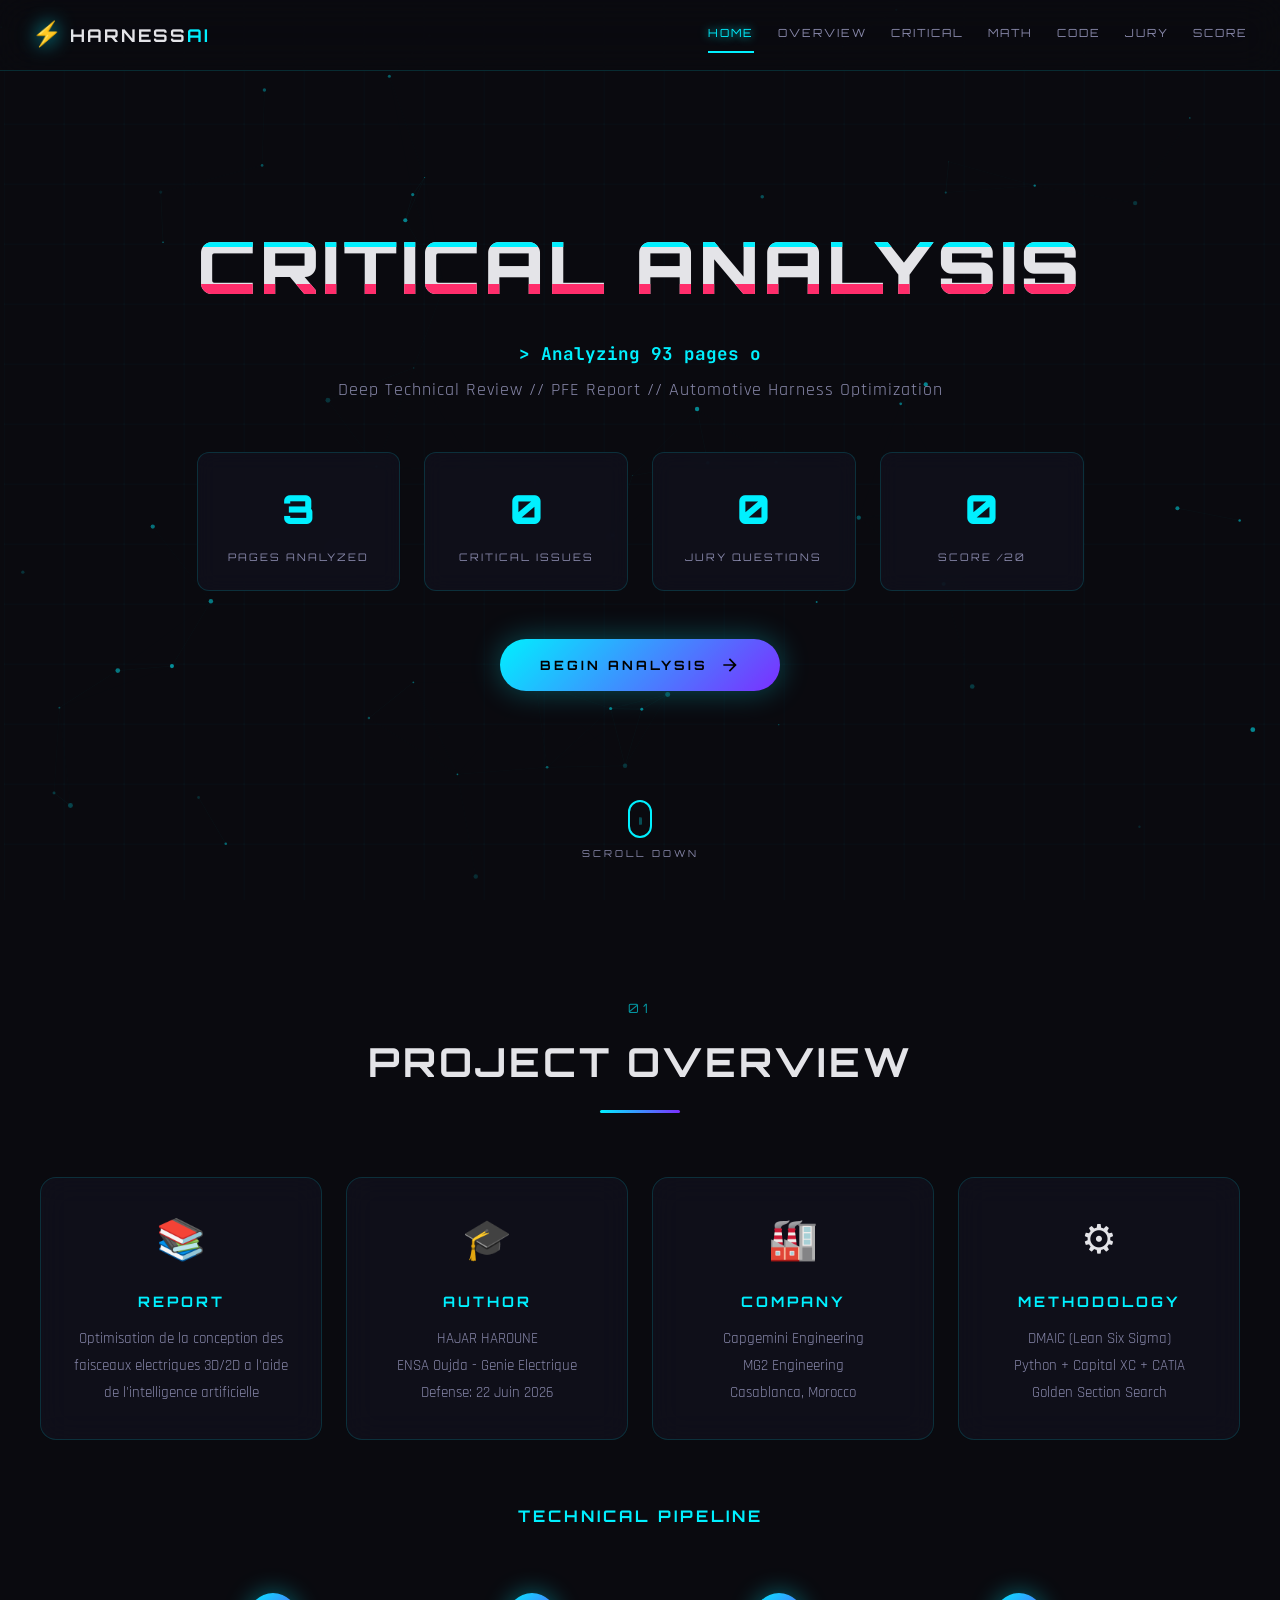
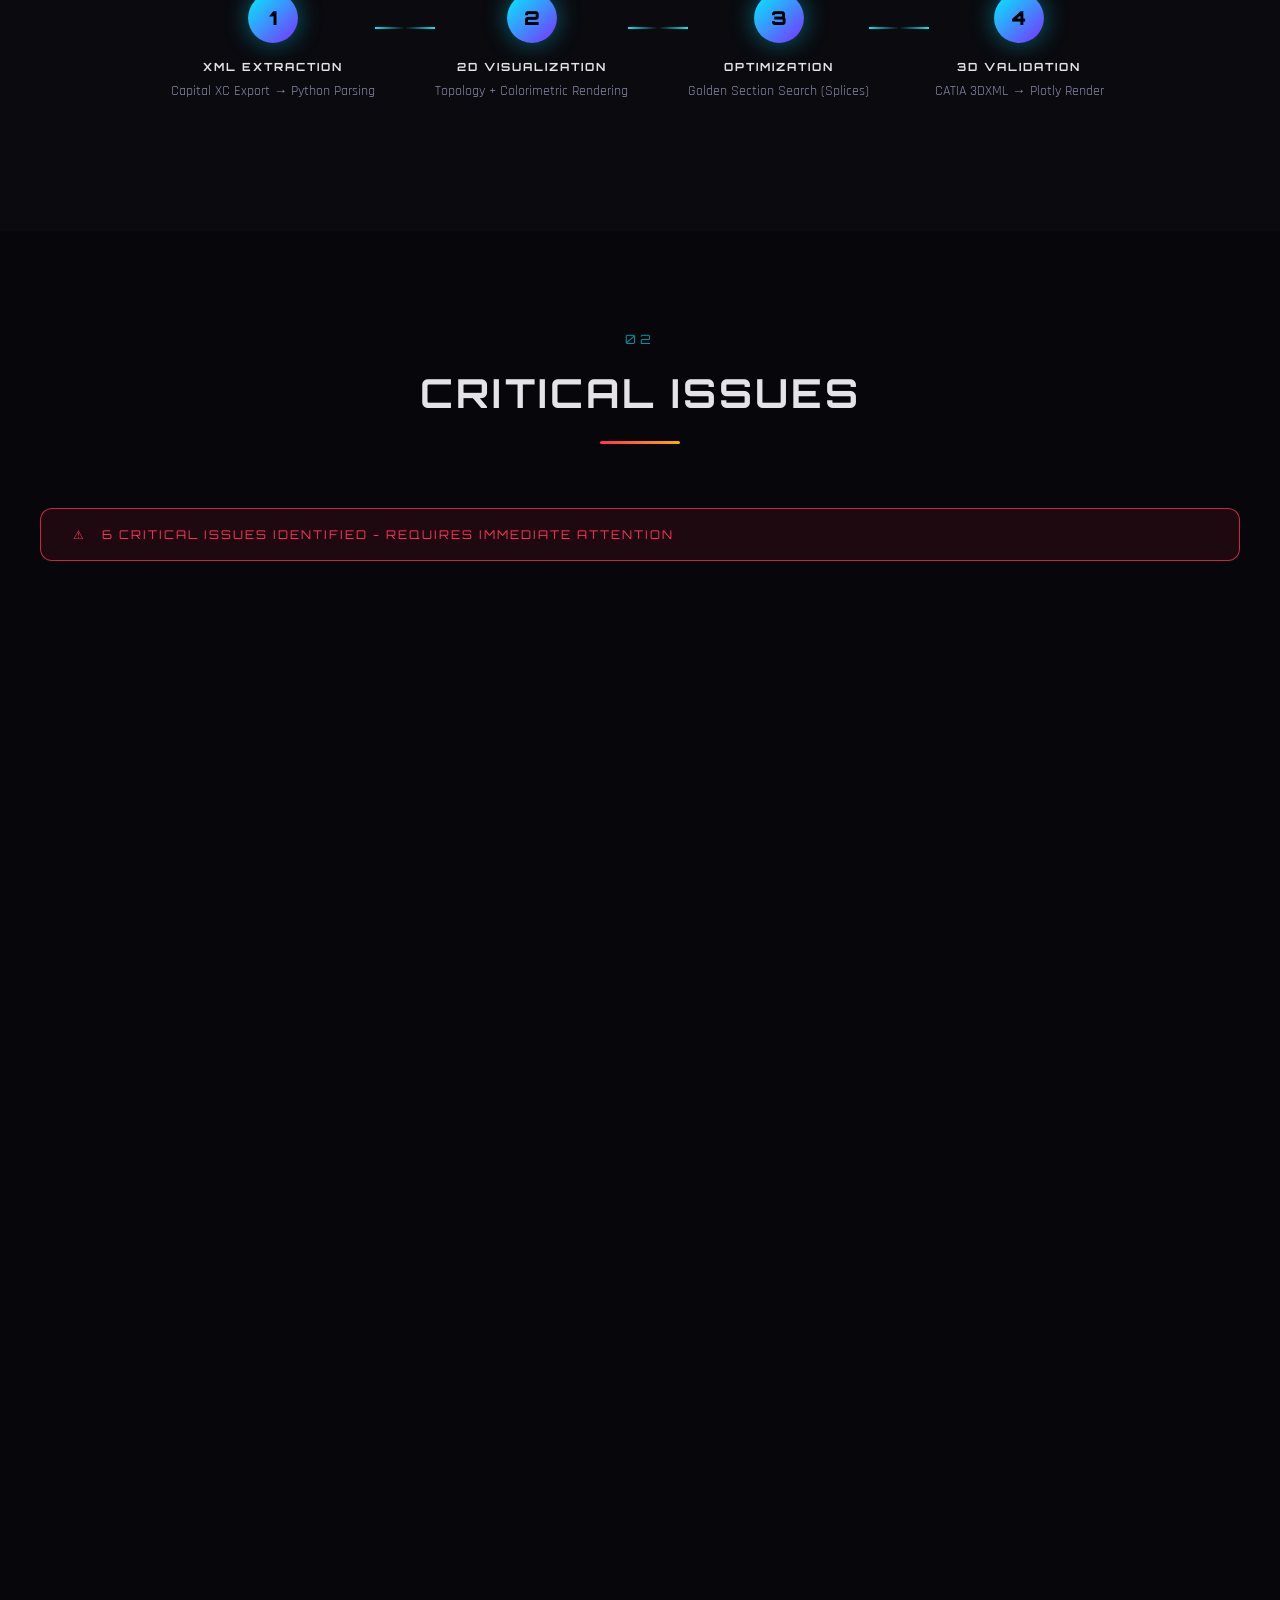
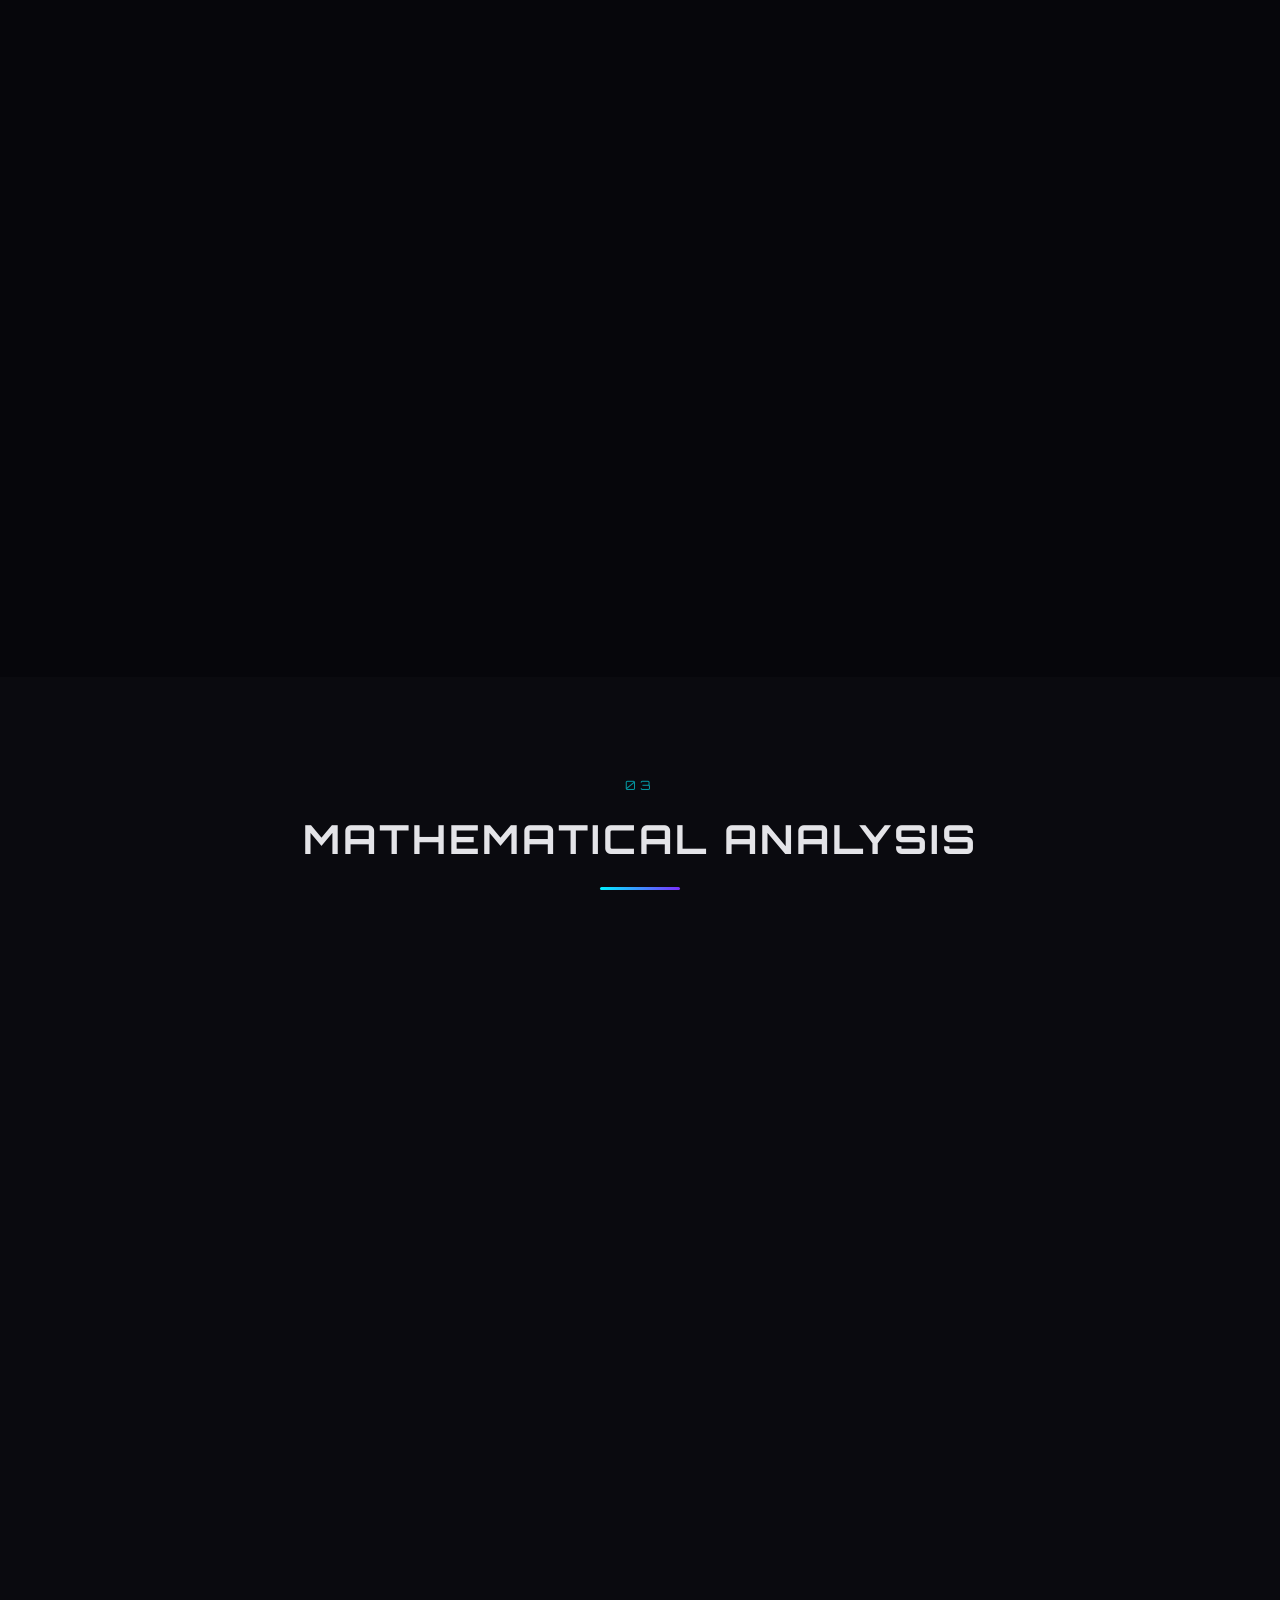
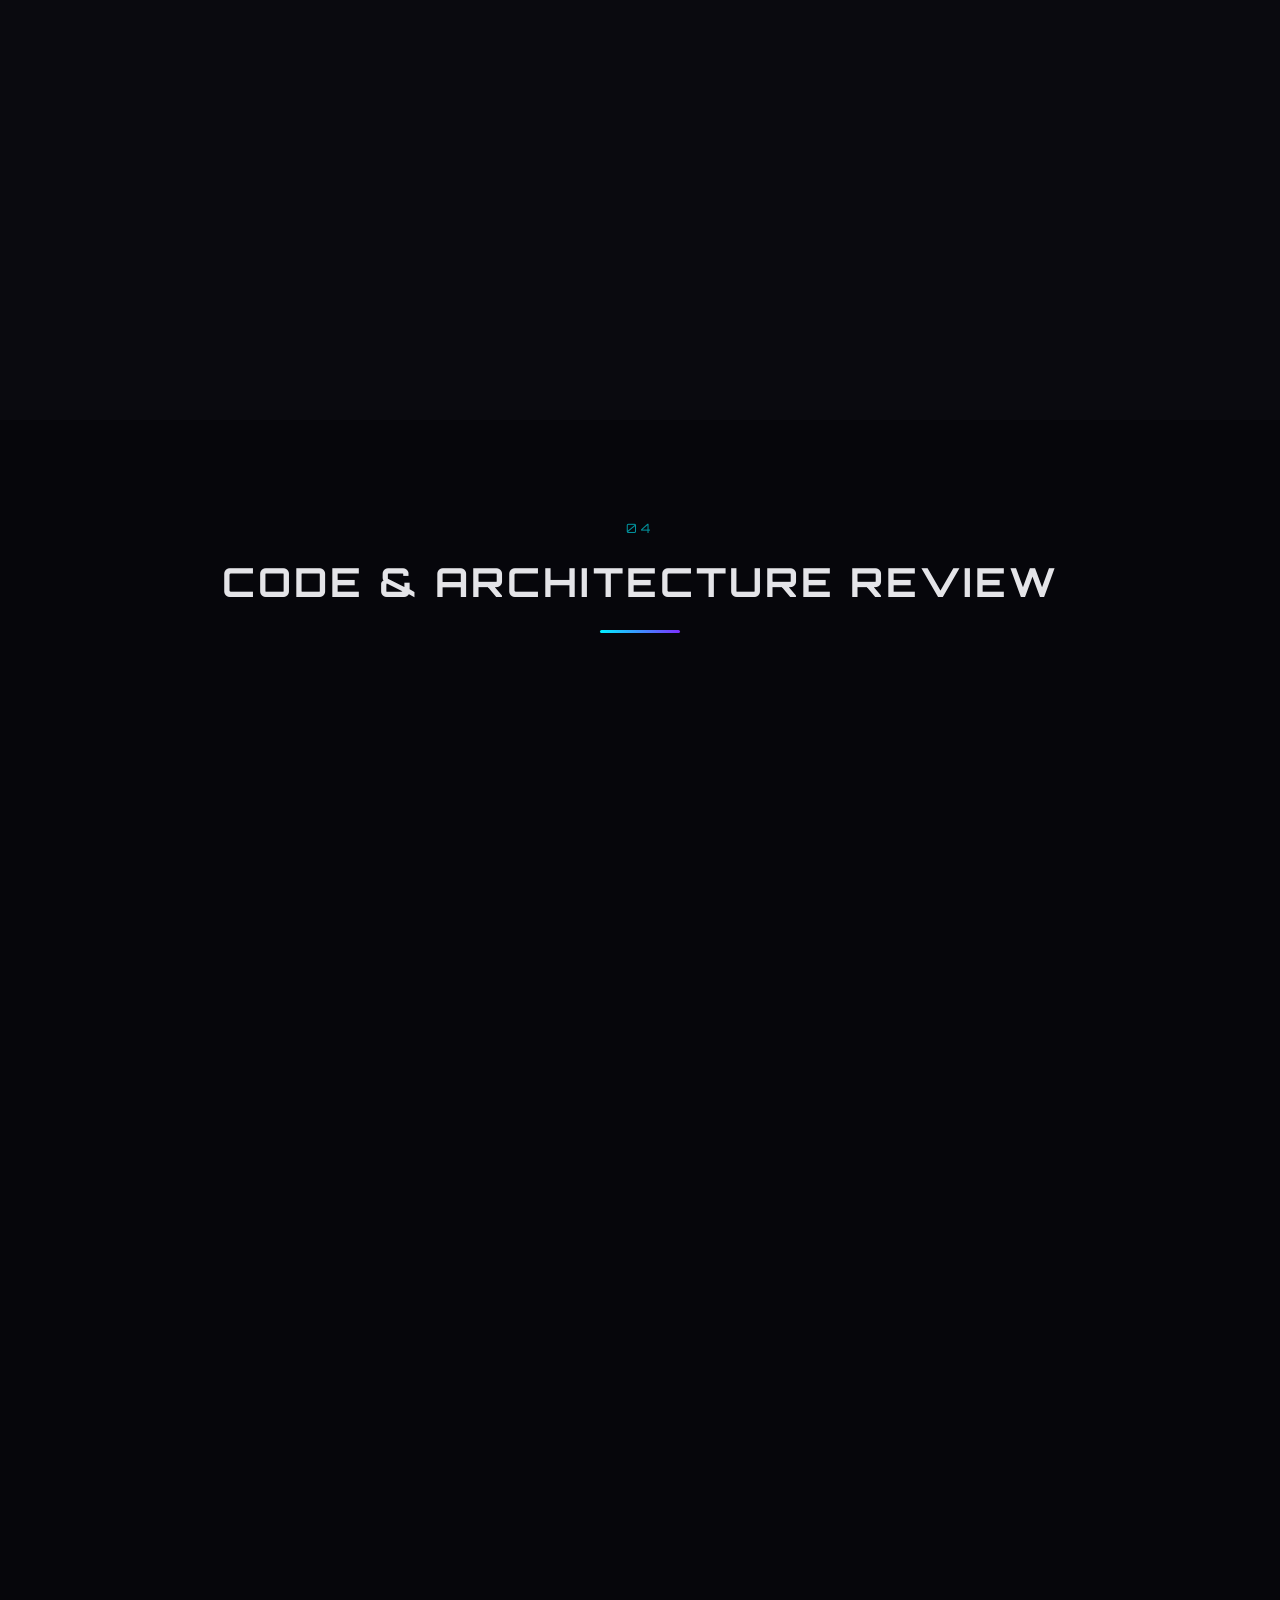
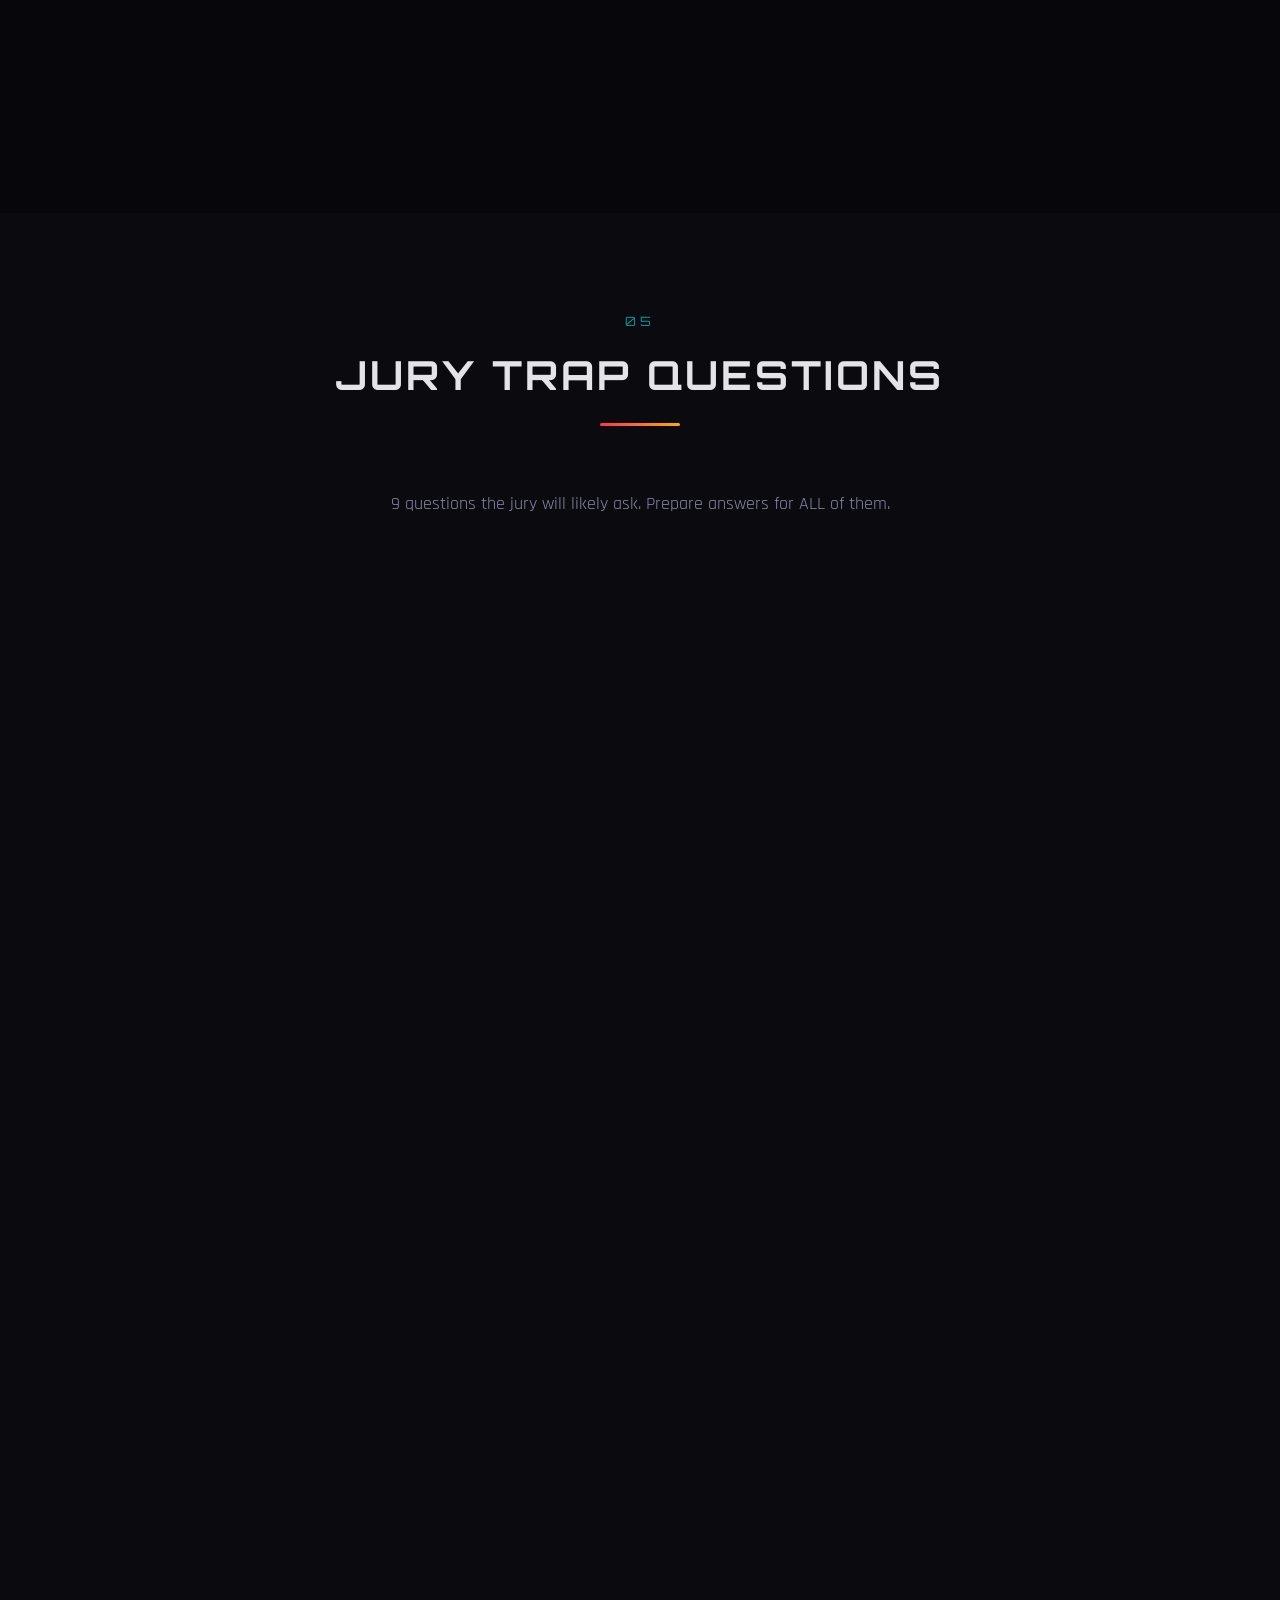
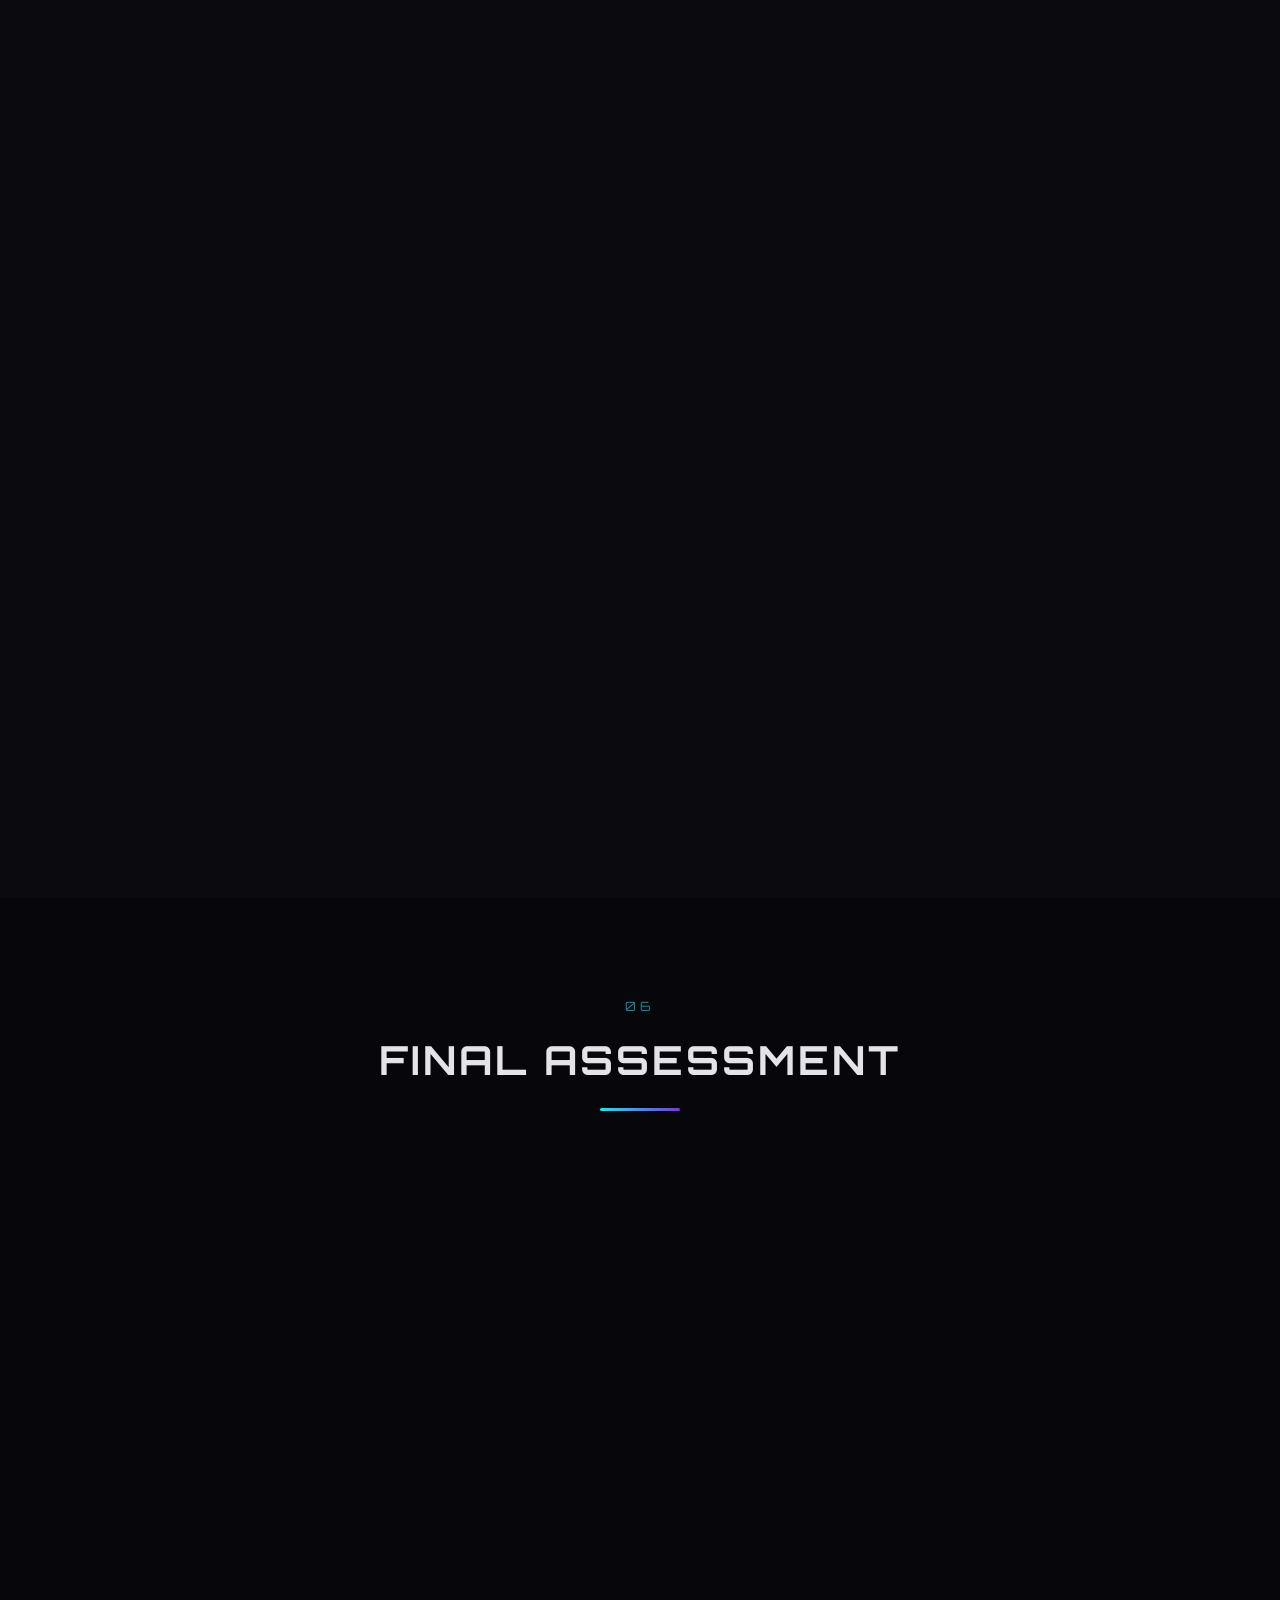
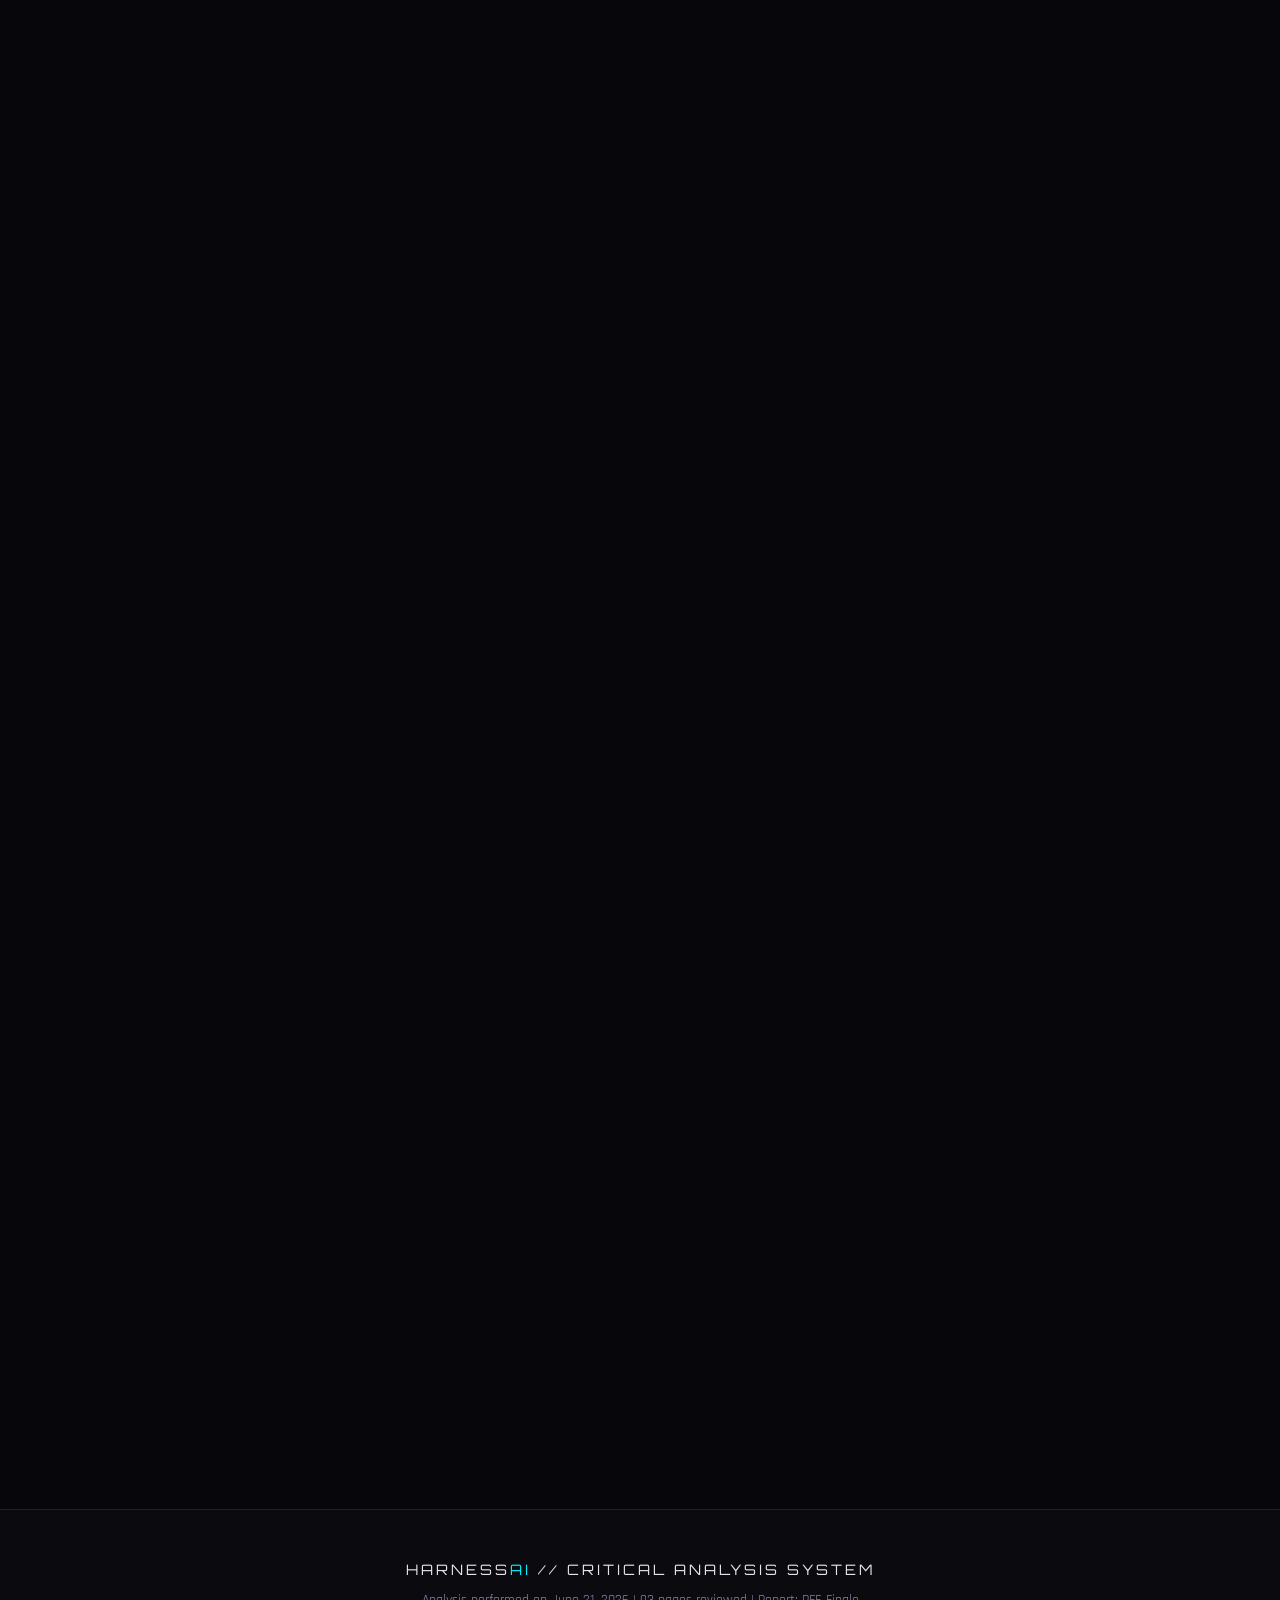
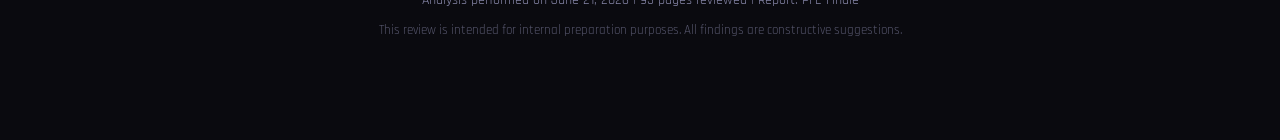
<file: index.html>
<!DOCTYPE html>
<html>
<head>
    <meta charset="UTF-8">
    <meta http-equiv="refresh" content="0; url=app/index.html">
    <title>Redirecting...</title>
</head>
<body>
    <p>Redirecting to <a href="app/index.html">HARNESS AI Analysis</a>...</p>
</body>
</html>
</file>
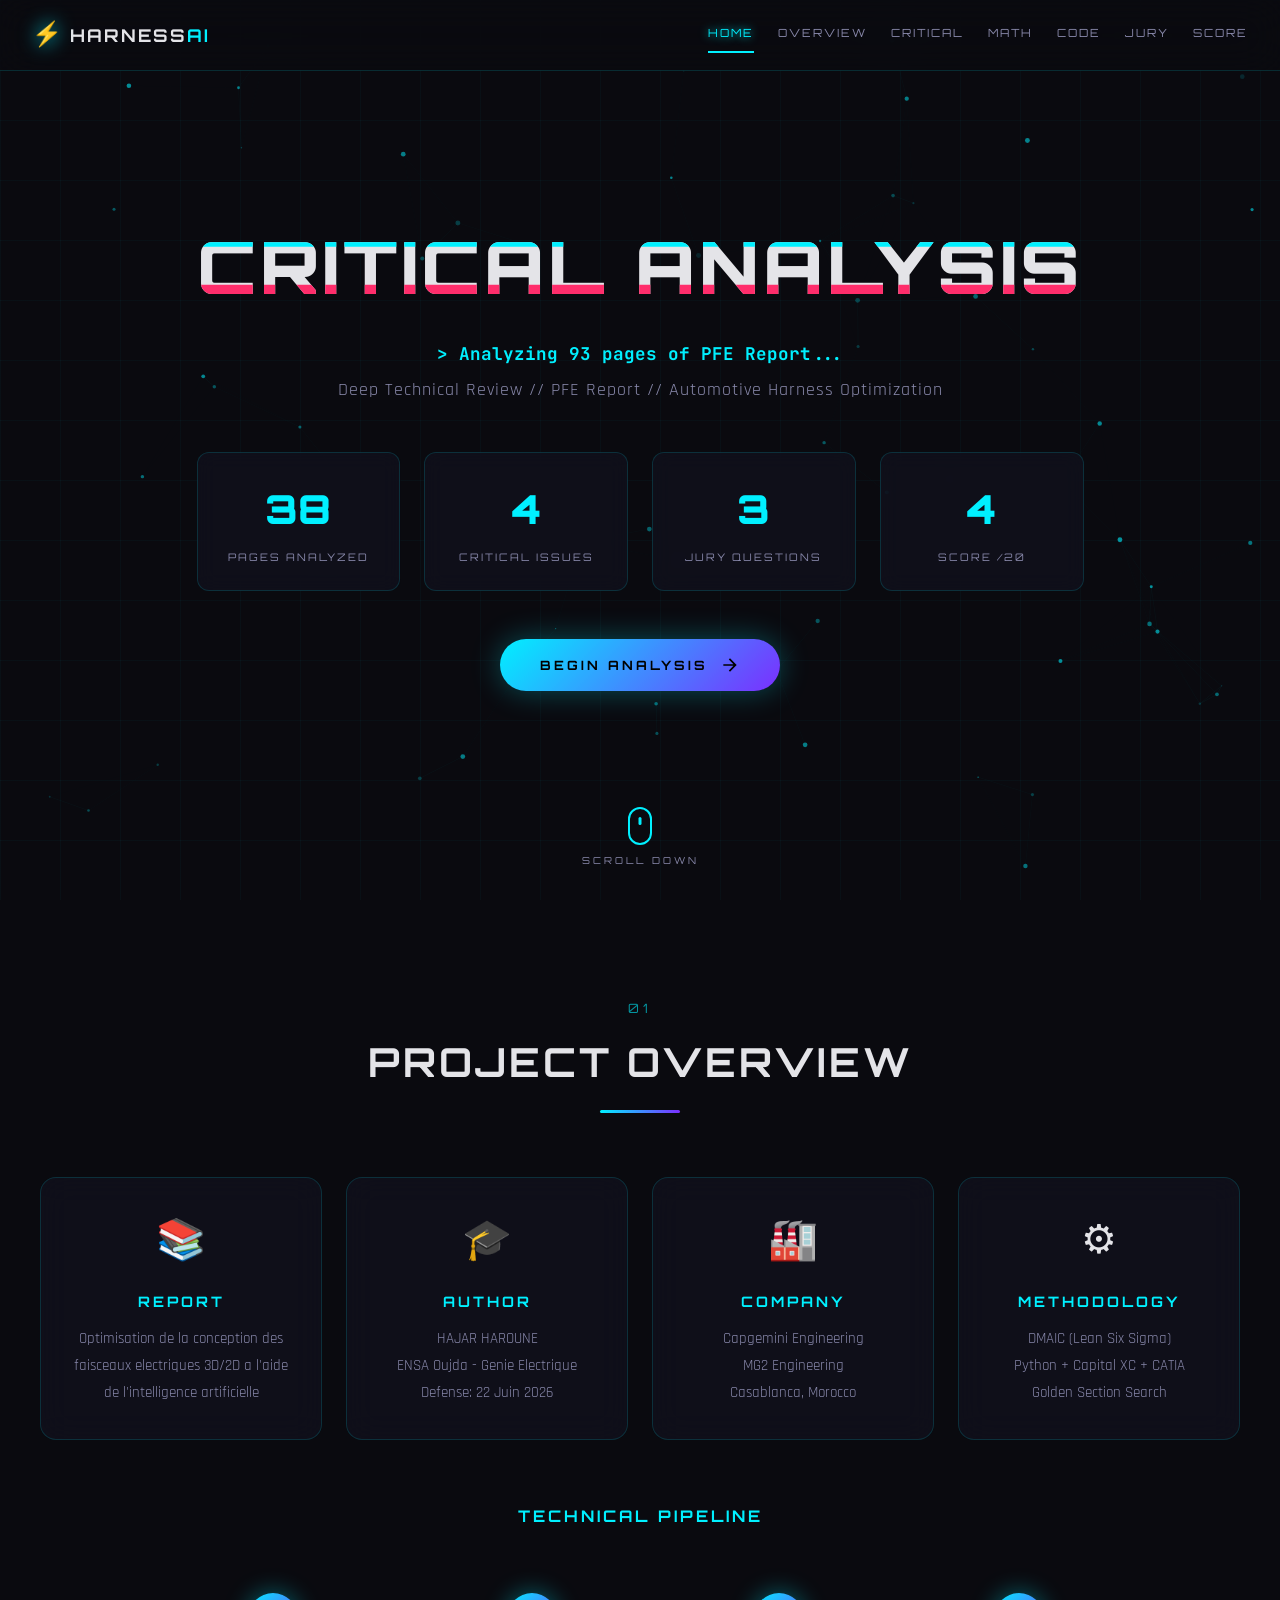
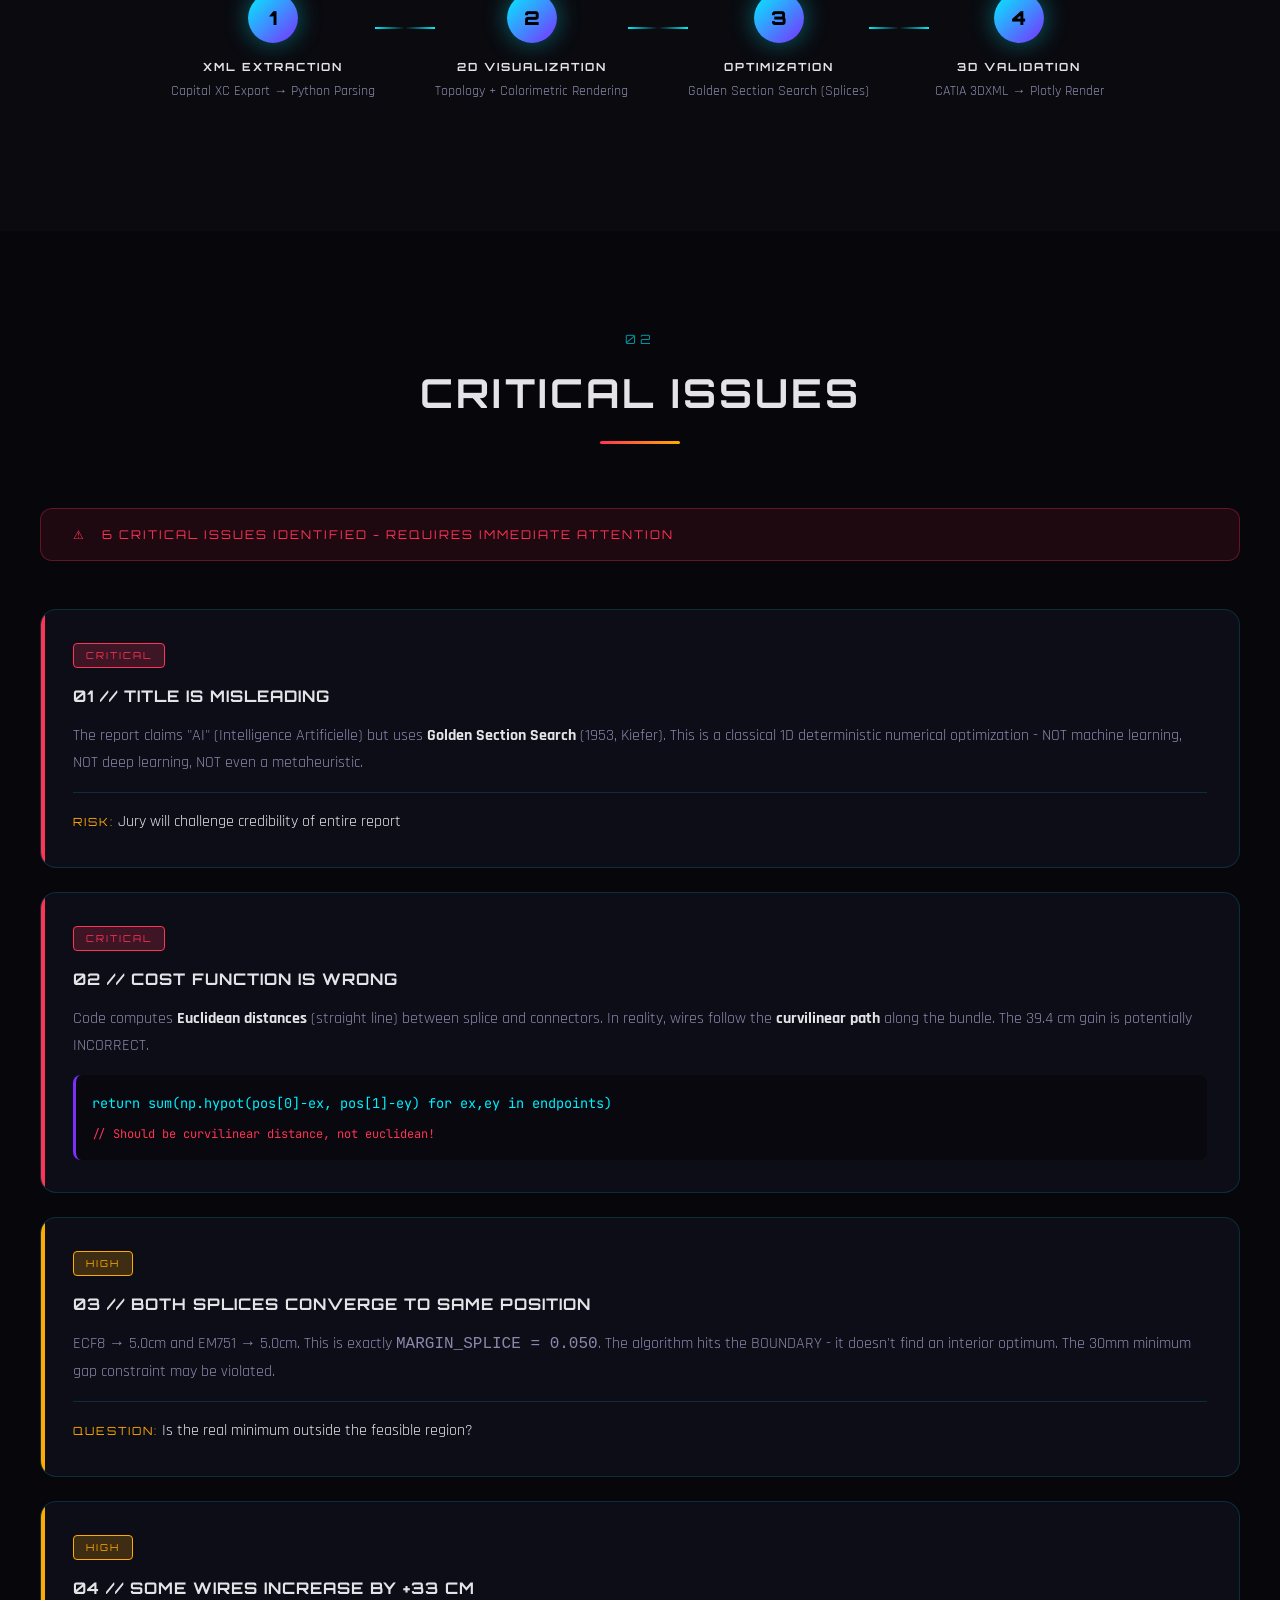
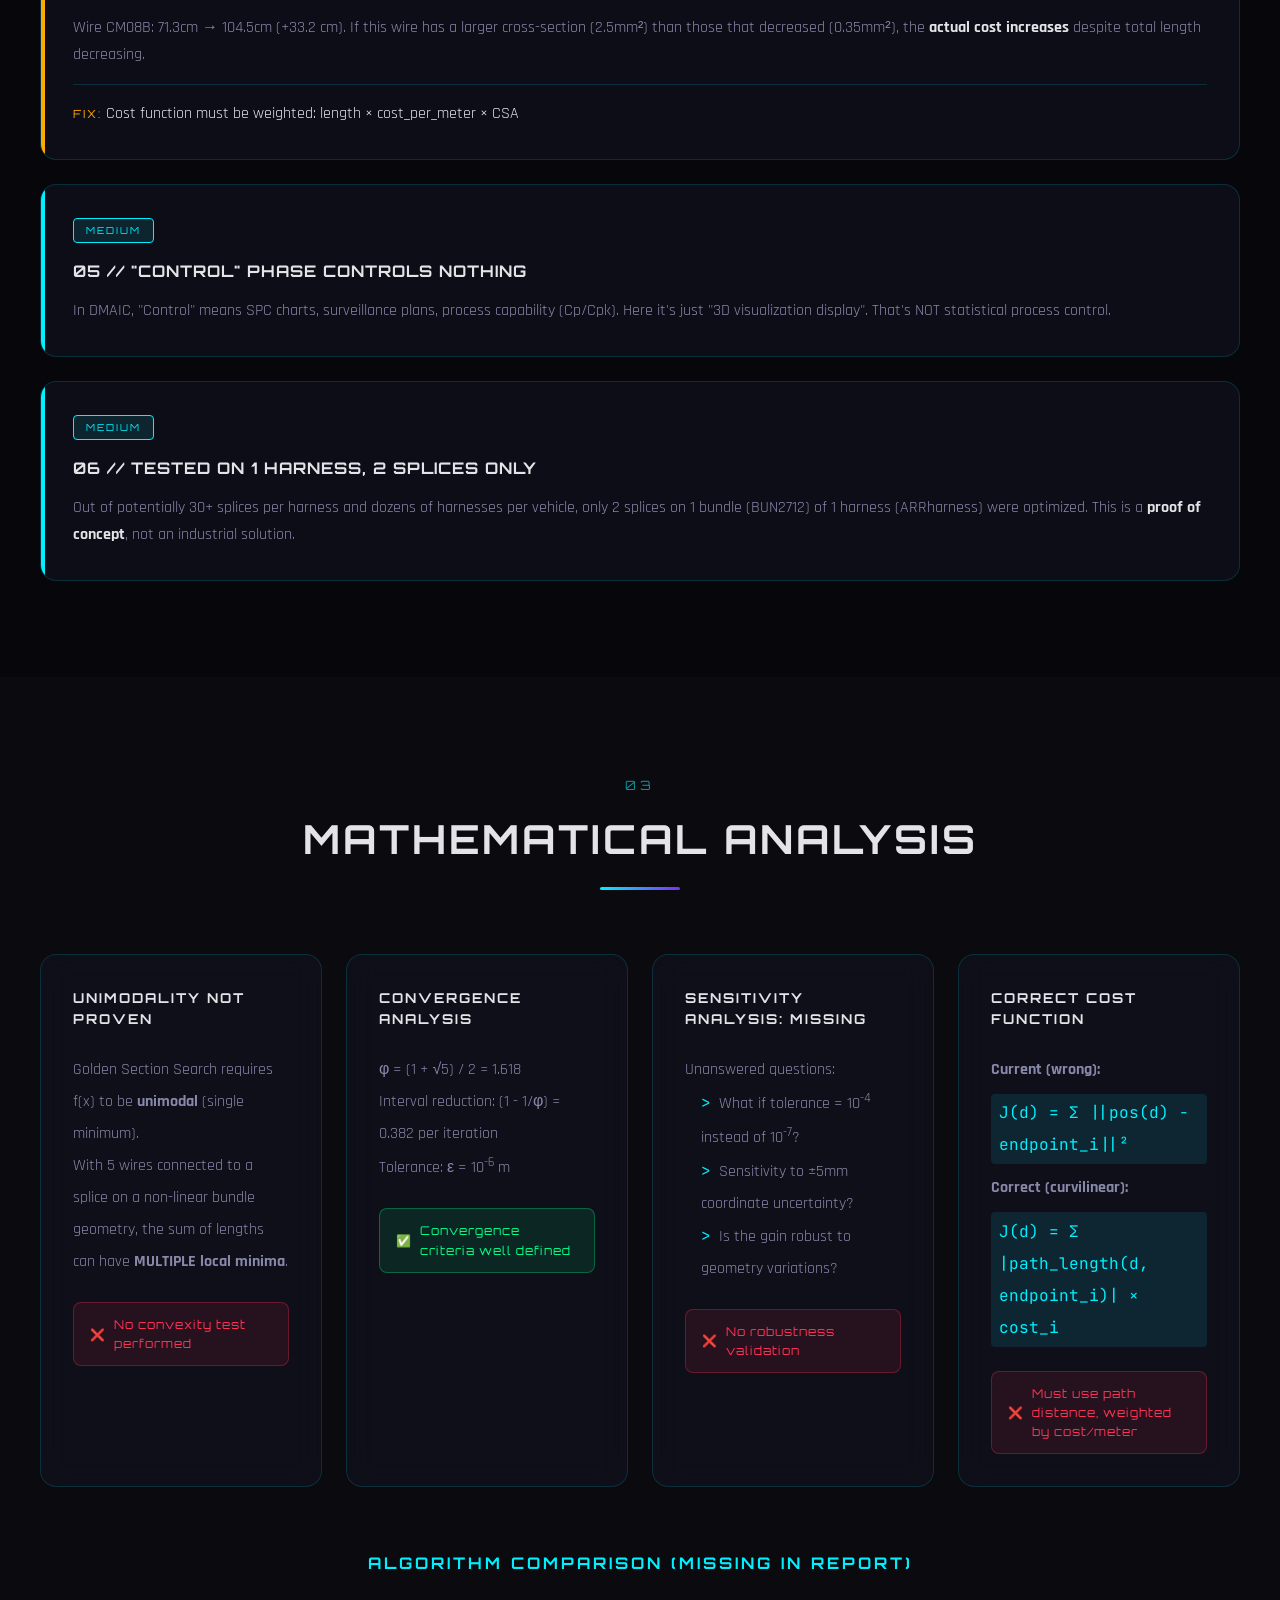
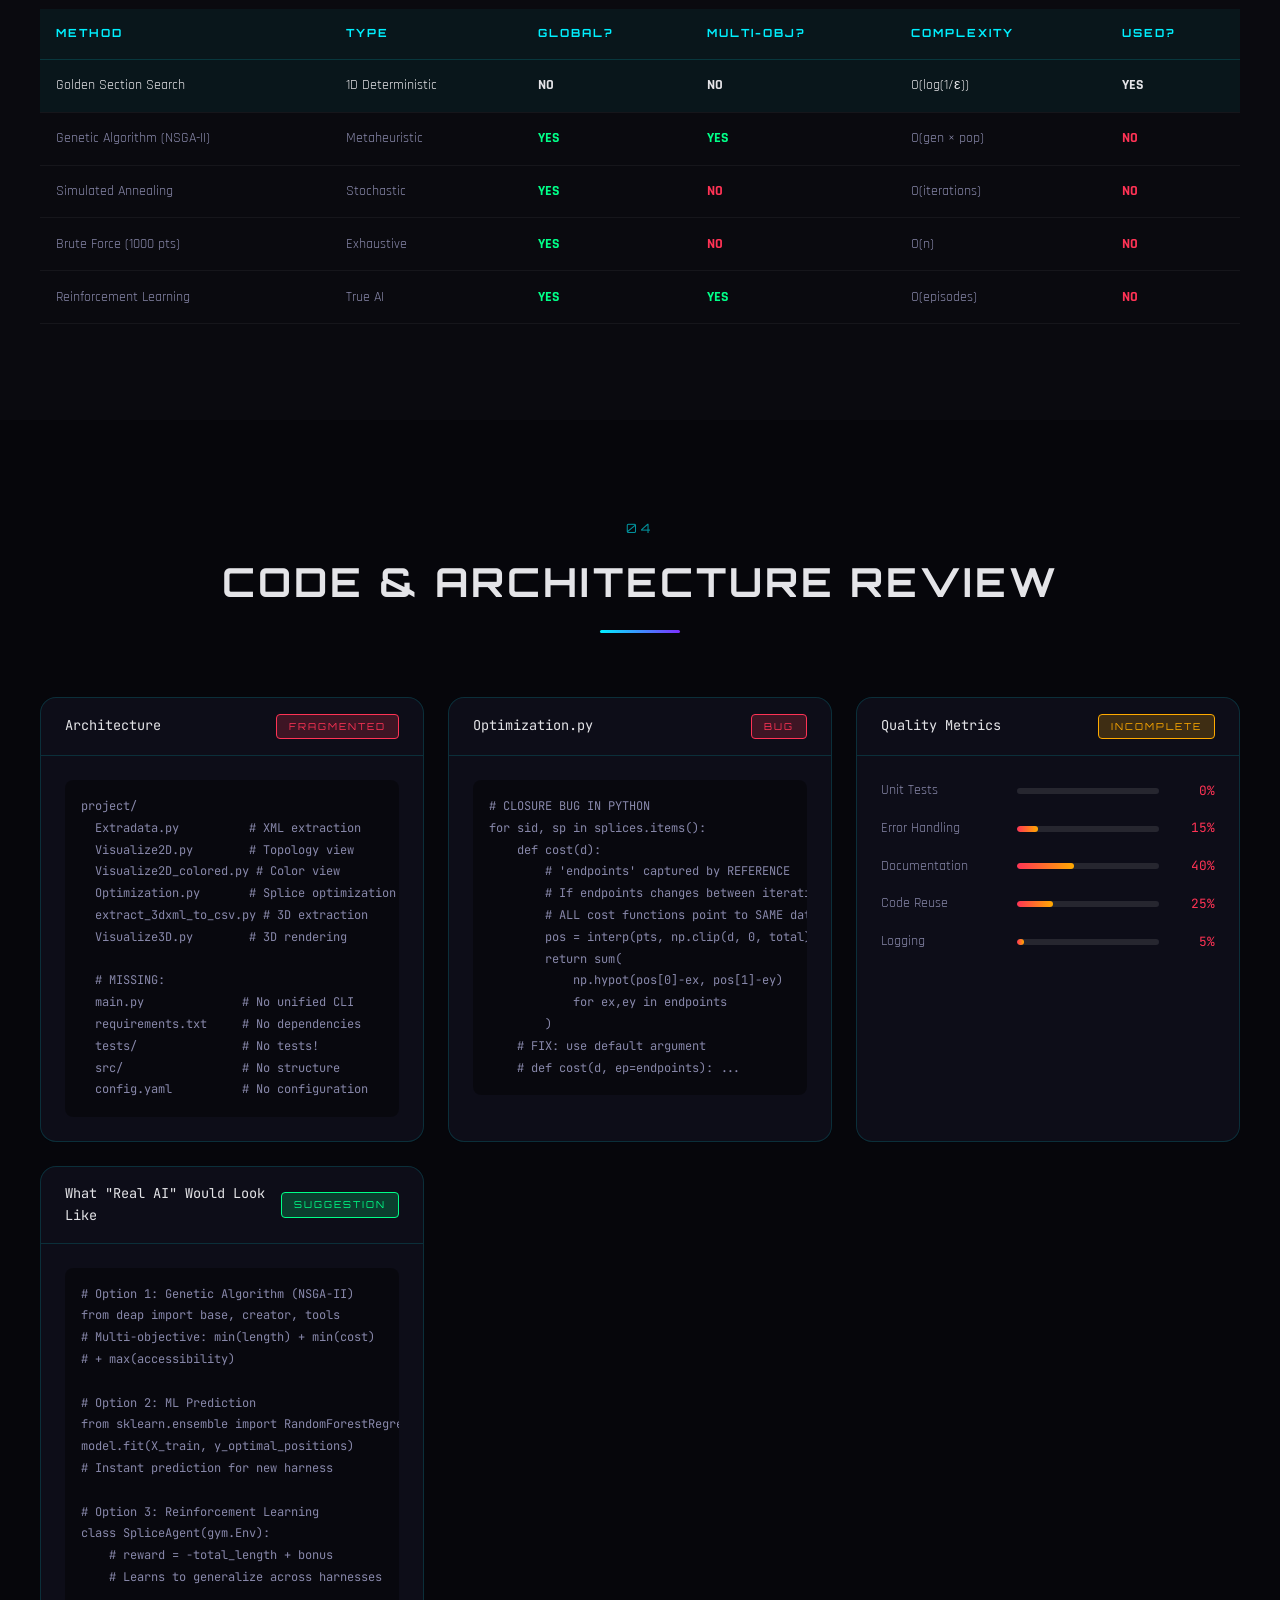
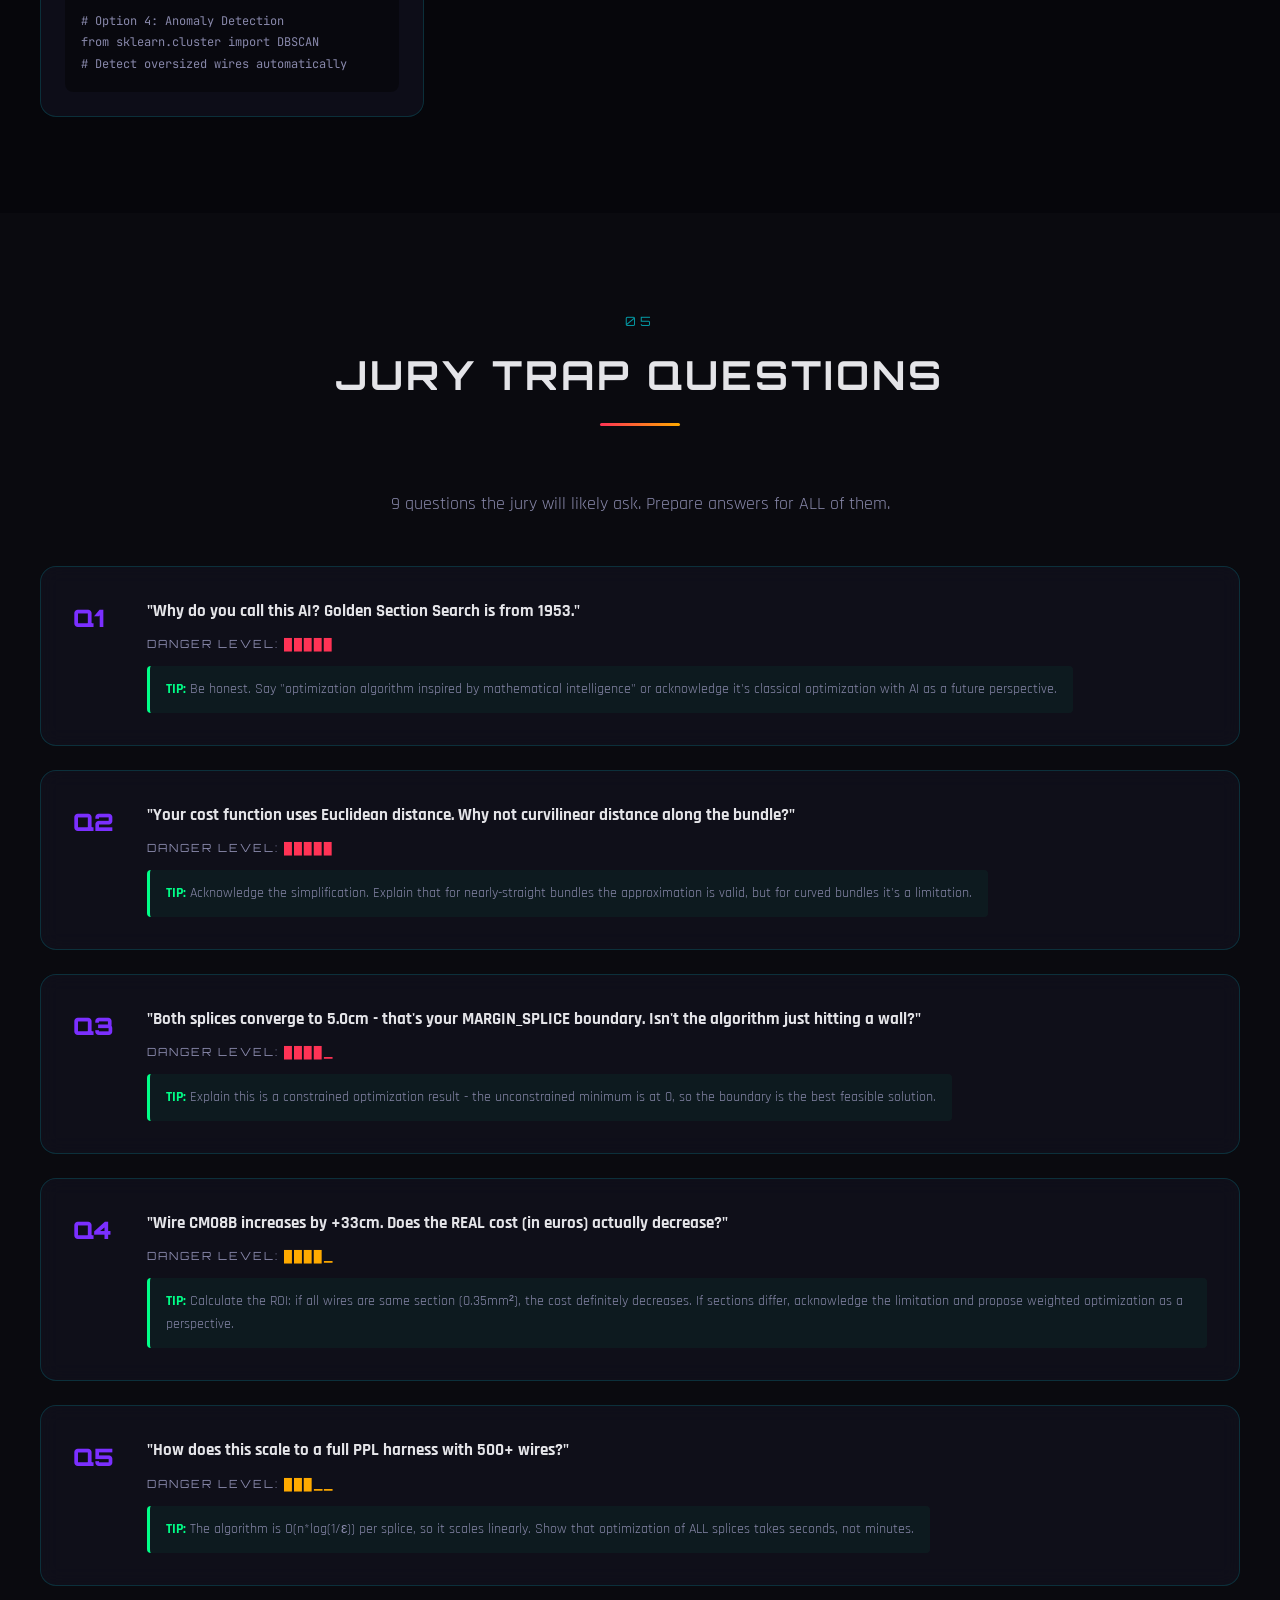
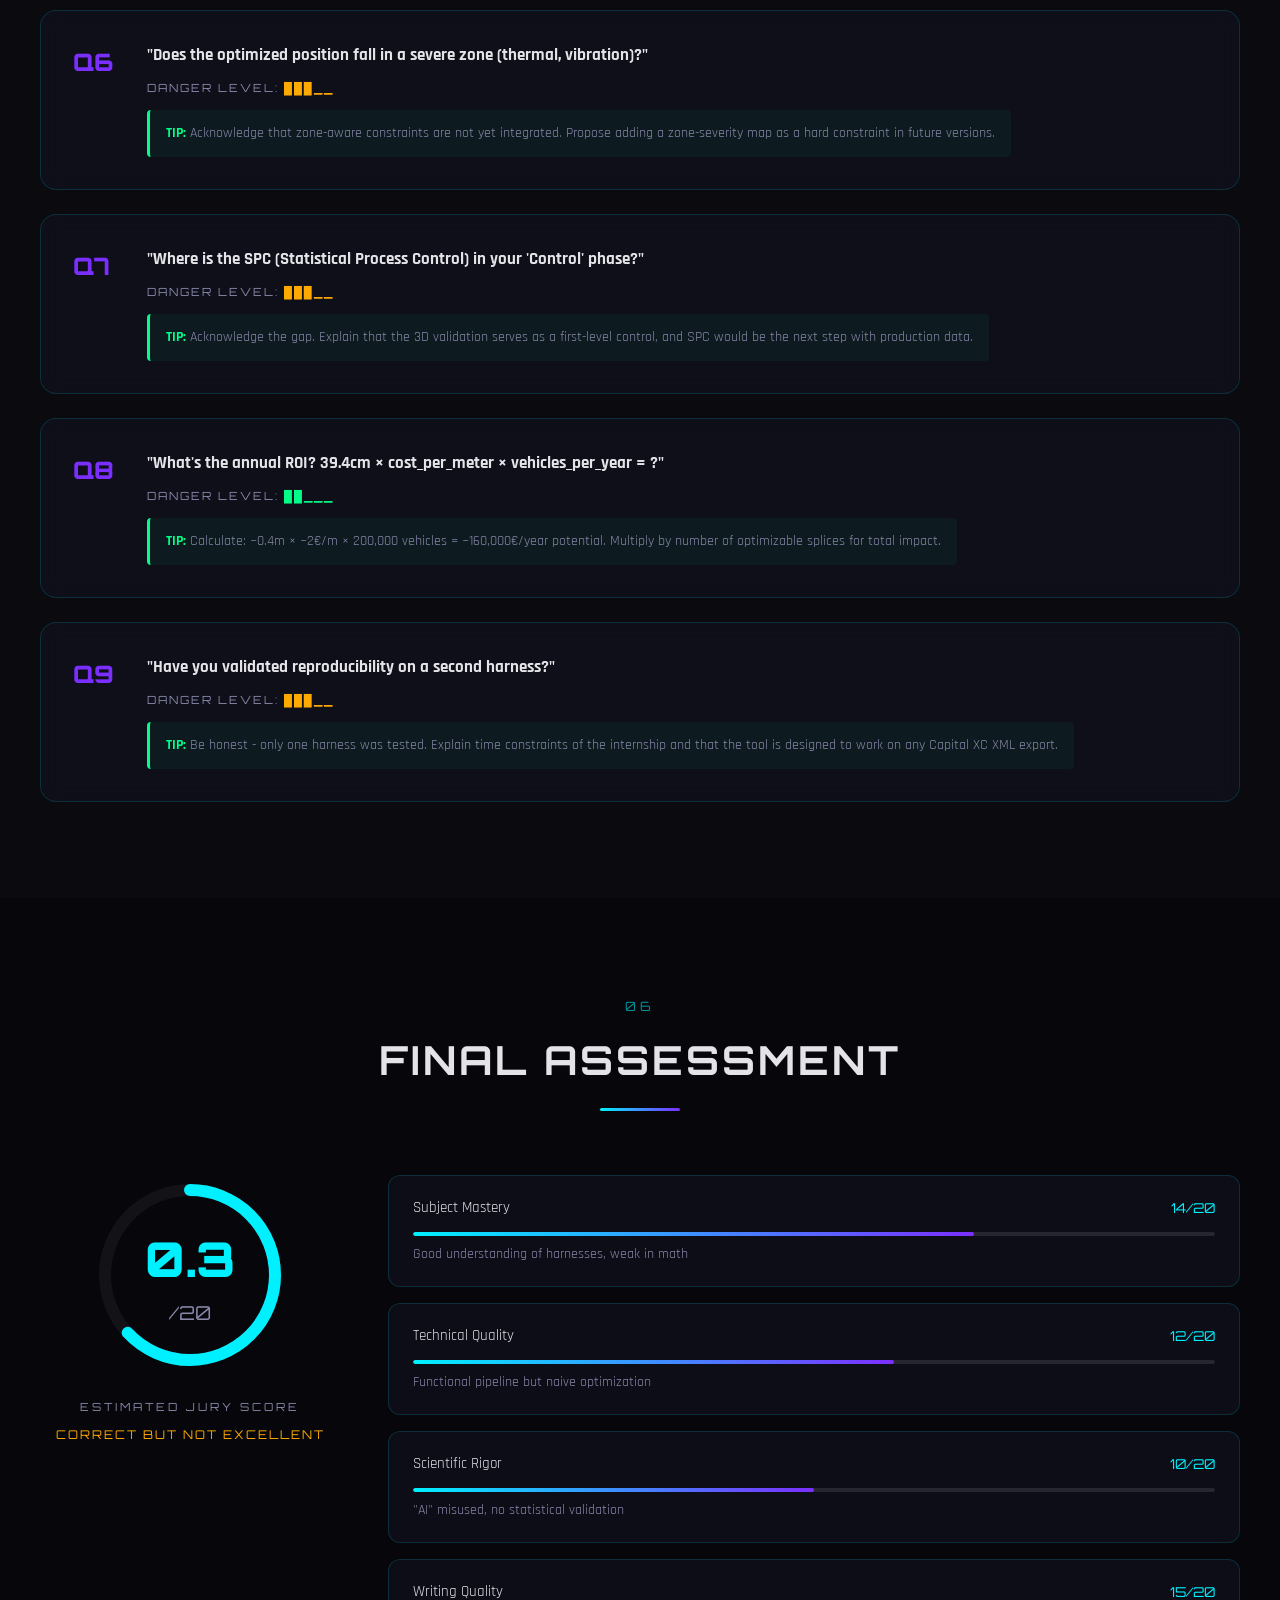
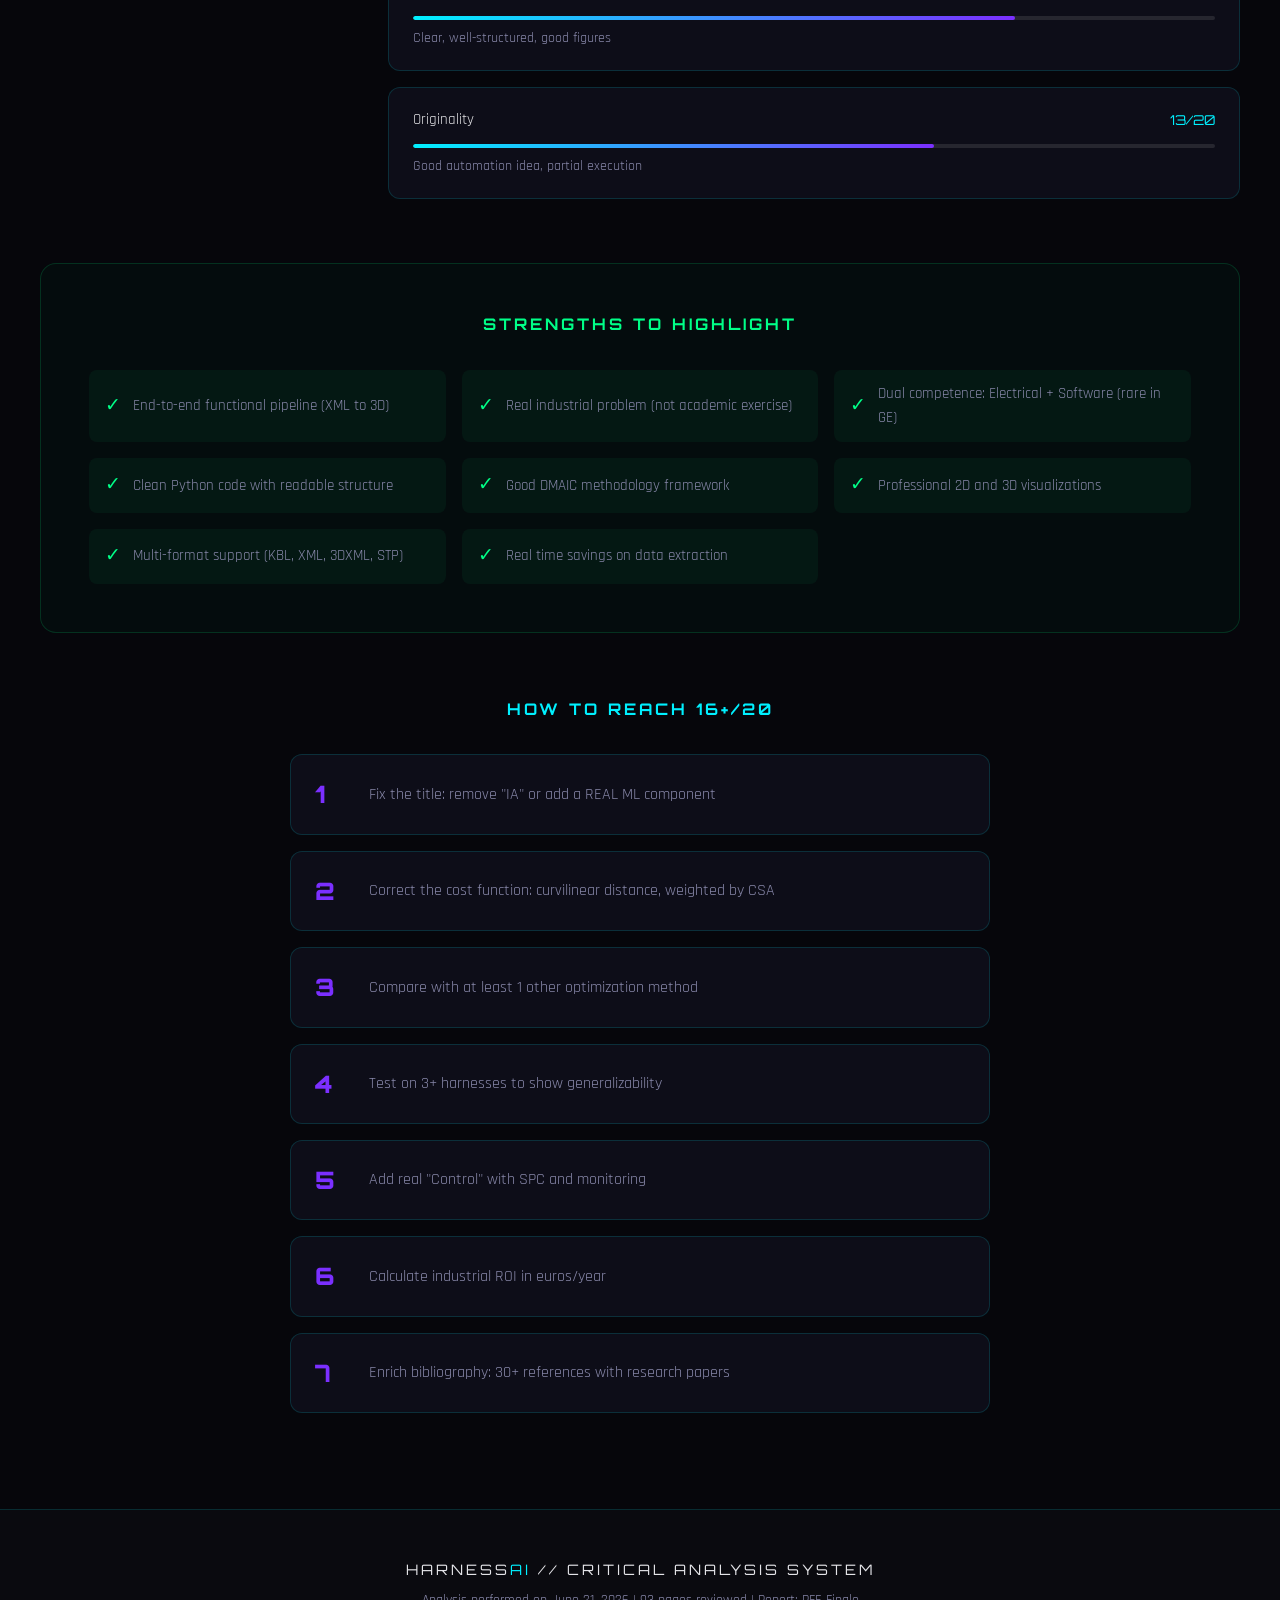
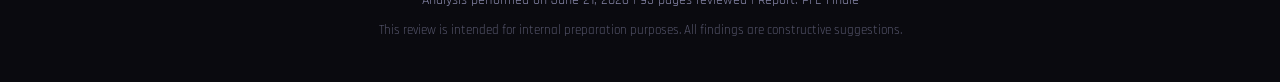
<file: app/index.html>
<!DOCTYPE html>
<html lang="fr">
<head>
    <meta charset="UTF-8">
    <meta name="viewport" content="width=device-width, initial-scale=1.0">
    <title>HARNESS ANALYSIS // PFE REVIEW SYSTEM</title>
    <link rel="stylesheet" href="css/style.css">
    <link href="https://fonts.googleapis.com/css2?family=Orbitron:wght@400;500;700;900&family=Rajdhani:wght@300;400;500;600;700&family=JetBrains+Mono:wght@300;400;500&display=swap" rel="stylesheet">
</head>
<body>
    <!-- Particle Background -->
    <canvas id="particles"></canvas>

    <!-- Progress Bar -->
    <div class="progress-bar" id="progressBar"></div>

    <!-- Navigation -->
    <nav class="nav-bar" id="navbar">
        <div class="nav-brand">
            <span class="brand-icon">&#9889;</span>
            <span class="brand-text">HARNESS<span class="accent">AI</span></span>
        </div>
        <div class="nav-links">
            <a href="#hero" class="nav-link active" data-section="hero">HOME</a>
            <a href="#overview" class="nav-link" data-section="overview">OVERVIEW</a>
            <a href="#problems" class="nav-link" data-section="problems">CRITICAL</a>
            <a href="#math" class="nav-link" data-section="math">MATH</a>
            <a href="#code" class="nav-link" data-section="code">CODE</a>
            <a href="#jury" class="nav-link" data-section="jury">JURY</a>
            <a href="#score" class="nav-link" data-section="score">SCORE</a>
        </div>
    </nav>


    <!-- HERO SECTION -->
    <section class="hero" id="hero">
        <div class="hero-grid"></div>
        <div class="hero-content">
            <div class="glitch-container">
                <h1 class="glitch" data-text="CRITICAL ANALYSIS">CRITICAL ANALYSIS</h1>
            </div>
            <h2 class="hero-subtitle typing" id="heroSubtitle"></h2>
            <p class="hero-desc">Deep Technical Review // PFE Report // Automotive Harness Optimization</p>
            <div class="hero-stats">
                <div class="stat-box">
                    <span class="stat-number" data-target="93">0</span>
                    <span class="stat-label">PAGES ANALYZED</span>
                </div>
                <div class="stat-box">
                    <span class="stat-number" data-target="11">0</span>
                    <span class="stat-label">CRITICAL ISSUES</span>
                </div>
                <div class="stat-box">
                    <span class="stat-number" data-target="9">0</span>
                    <span class="stat-label">JURY QUESTIONS</span>
                </div>
                <div class="stat-box">
                    <span class="stat-number" data-target="12">0</span>
                    <span class="stat-label">SCORE /20</span>
                </div>
            </div>
            <a href="#overview" class="cta-btn">
                <span>BEGIN ANALYSIS</span>
                <svg viewBox="0 0 24 24" width="20" height="20"><path fill="currentColor" d="M12 4l-1.41 1.41L16.17 11H4v2h12.17l-5.58 5.59L12 20l8-8z"/></svg>
            </a>
        </div>
        <div class="scroll-indicator">
            <div class="mouse"></div>
            <span>SCROLL DOWN</span>
        </div>
    </section>


    <!-- OVERVIEW SECTION -->
    <section class="section" id="overview">
        <div class="section-header">
            <span class="section-number">01</span>
            <h2 class="section-title">PROJECT OVERVIEW</h2>
            <div class="section-line"></div>
        </div>
        <div class="container">
            <div class="info-grid">
                <div class="info-card glass">
                    <div class="card-icon">&#128218;</div>
                    <h3>REPORT</h3>
                    <p>Optimisation de la conception des faisceaux electriques 3D/2D a l'aide de l'intelligence artificielle</p>
                </div>
                <div class="info-card glass">
                    <div class="card-icon">&#127891;</div>
                    <h3>AUTHOR</h3>
                    <p>HAJAR HAROUNE<br>ENSA Oujda - Genie Electrique<br>Defense: 22 Juin 2026</p>
                </div>
                <div class="info-card glass">
                    <div class="card-icon">&#127981;</div>
                    <h3>COMPANY</h3>
                    <p>Capgemini Engineering<br>MG2 Engineering<br>Casablanca, Morocco</p>
                </div>
                <div class="info-card glass">
                    <div class="card-icon">&#9881;</div>
                    <h3>METHODOLOGY</h3>
                    <p>DMAIC (Lean Six Sigma)<br>Python + Capital XC + CATIA<br>Golden Section Search</p>
                </div>
            </div>

            <div class="pipeline-section">
                <h3 class="sub-title">TECHNICAL PIPELINE</h3>
                <div class="pipeline">
                    <div class="pipeline-step">
                        <div class="step-circle">1</div>
                        <div class="step-content">
                            <h4>XML EXTRACTION</h4>
                            <p>Capital XC Export &rarr; Python Parsing</p>
                        </div>
                    </div>
                    <div class="pipeline-connector"></div>
                    <div class="pipeline-step">
                        <div class="step-circle">2</div>
                        <div class="step-content">
                            <h4>2D VISUALIZATION</h4>
                            <p>Topology + Colorimetric Rendering</p>
                        </div>
                    </div>
                    <div class="pipeline-connector"></div>
                    <div class="pipeline-step">
                        <div class="step-circle">3</div>
                        <div class="step-content">
                            <h4>OPTIMIZATION</h4>
                            <p>Golden Section Search (Splices)</p>
                        </div>
                    </div>
                    <div class="pipeline-connector"></div>
                    <div class="pipeline-step">
                        <div class="step-circle">4</div>
                        <div class="step-content">
                            <h4>3D VALIDATION</h4>
                            <p>CATIA 3DXML &rarr; Plotly Render</p>
                        </div>
                    </div>
                </div>
            </div>
        </div>
    </section>


    <!-- CRITICAL PROBLEMS SECTION -->
    <section class="section dark" id="problems">
        <div class="section-header">
            <span class="section-number">02</span>
            <h2 class="section-title">CRITICAL ISSUES</h2>
            <div class="section-line red"></div>
        </div>
        <div class="container">
            <div class="alert-banner">
                <span class="alert-icon">&#9888;</span>
                <span>6 CRITICAL ISSUES IDENTIFIED - REQUIRES IMMEDIATE ATTENTION</span>
            </div>

            <div class="problems-grid">
                <div class="problem-card severity-critical reveal">
                    <div class="severity-badge">CRITICAL</div>
                    <h3>01 // TITLE IS MISLEADING</h3>
                    <p>The report claims "AI" (Intelligence Artificielle) but uses <strong>Golden Section Search</strong> (1953, Kiefer). This is a classical 1D deterministic numerical optimization - NOT machine learning, NOT deep learning, NOT even a metaheuristic.</p>
                    <div class="problem-impact">
                        <span class="impact-label">RISK:</span>
                        <span>Jury will challenge credibility of entire report</span>
                    </div>
                </div>

                <div class="problem-card severity-critical reveal">
                    <div class="severity-badge">CRITICAL</div>
                    <h3>02 // COST FUNCTION IS WRONG</h3>
                    <p>Code computes <strong>Euclidean distances</strong> (straight line) between splice and connectors. In reality, wires follow the <strong>curvilinear path</strong> along the bundle. The 39.4 cm gain is potentially INCORRECT.</p>
                    <div class="code-snippet">
                        <code>return sum(np.hypot(pos[0]-ex, pos[1]-ey) for ex,ey in endpoints)</code>
                        <span class="code-label">// Should be curvilinear distance, not euclidean!</span>
                    </div>
                </div>

                <div class="problem-card severity-high reveal">
                    <div class="severity-badge high">HIGH</div>
                    <h3>03 // BOTH SPLICES CONVERGE TO SAME POSITION</h3>
                    <p>ECF8 &rarr; 5.0cm and EM751 &rarr; 5.0cm. This is exactly <code>MARGIN_SPLICE = 0.050</code>. The algorithm hits the BOUNDARY - it doesn't find an interior optimum. The 30mm minimum gap constraint may be violated.</p>
                    <div class="problem-impact">
                        <span class="impact-label">QUESTION:</span>
                        <span>Is the real minimum outside the feasible region?</span>
                    </div>
                </div>

                <div class="problem-card severity-high reveal">
                    <div class="severity-badge high">HIGH</div>
                    <h3>04 // SOME WIRES INCREASE BY +33 CM</h3>
                    <p>Wire CM08B: 71.3cm &rarr; 104.5cm (+33.2 cm). If this wire has a larger cross-section (2.5mm&sup2;) than those that decreased (0.35mm&sup2;), the <strong>actual cost increases</strong> despite total length decreasing.</p>
                    <div class="problem-impact">
                        <span class="impact-label">FIX:</span>
                        <span>Cost function must be weighted: length &times; cost_per_meter &times; CSA</span>
                    </div>
                </div>

                <div class="problem-card severity-medium reveal">
                    <div class="severity-badge medium">MEDIUM</div>
                    <h3>05 // "CONTROL" PHASE CONTROLS NOTHING</h3>
                    <p>In DMAIC, "Control" means SPC charts, surveillance plans, process capability (Cp/Cpk). Here it's just "3D visualization display". That's NOT statistical process control.</p>
                </div>

                <div class="problem-card severity-medium reveal">
                    <div class="severity-badge medium">MEDIUM</div>
                    <h3>06 // TESTED ON 1 HARNESS, 2 SPLICES ONLY</h3>
                    <p>Out of potentially 30+ splices per harness and dozens of harnesses per vehicle, only 2 splices on 1 bundle (BUN2712) of 1 harness (ARRharness) were optimized. This is a <strong>proof of concept</strong>, not an industrial solution.</p>
                </div>
            </div>
        </div>
    </section>


    <!-- MATH ANALYSIS SECTION -->
    <section class="section" id="math">
        <div class="section-header">
            <span class="section-number">03</span>
            <h2 class="section-title">MATHEMATICAL ANALYSIS</h2>
            <div class="section-line"></div>
        </div>
        <div class="container">
            <div class="math-grid">
                <div class="math-card glass reveal">
                    <h3>UNIMODALITY NOT PROVEN</h3>
                    <div class="math-formula">
                        <p>Golden Section Search requires f(x) to be <strong>unimodal</strong> (single minimum).</p>
                        <p>With 5 wires connected to a splice on a non-linear bundle geometry, the sum of lengths can have <strong>MULTIPLE local minima</strong>.</p>
                    </div>
                    <div class="verdict negative">
                        <span>&#10060;</span> No convexity test performed
                    </div>
                </div>

                <div class="math-card glass reveal">
                    <h3>CONVERGENCE ANALYSIS</h3>
                    <div class="math-formula">
                        <p>&phi; = (1 + &radic;5) / 2 &asymp; 1.618</p>
                        <p>Interval reduction: (1 - 1/&phi;) &asymp; 0.382 per iteration</p>
                        <p>Tolerance: &epsilon; = 10<sup>-6</sup> m</p>
                    </div>
                    <div class="verdict positive">
                        <span>&#9989;</span> Convergence criteria well defined
                    </div>
                </div>

                <div class="math-card glass reveal">
                    <h3>SENSITIVITY ANALYSIS: MISSING</h3>
                    <div class="math-formula">
                        <p>Unanswered questions:</p>
                        <ul>
                            <li>What if tolerance = 10<sup>-4</sup> instead of 10<sup>-7</sup>?</li>
                            <li>Sensitivity to &plusmn;5mm coordinate uncertainty?</li>
                            <li>Is the gain robust to geometry variations?</li>
                        </ul>
                    </div>
                    <div class="verdict negative">
                        <span>&#10060;</span> No robustness validation
                    </div>
                </div>

                <div class="math-card glass reveal">
                    <h3>CORRECT COST FUNCTION</h3>
                    <div class="math-formula">
                        <p><strong>Current (wrong):</strong></p>
                        <code>J(d) = &Sigma; ||pos(d) - endpoint_i||&sup2;</code>
                        <p><strong>Correct (curvilinear):</strong></p>
                        <code>J(d) = &Sigma; |path_length(d, endpoint_i)| &times; cost_i</code>
                    </div>
                    <div class="verdict negative">
                        <span>&#10060;</span> Must use path distance, weighted by cost/meter
                    </div>
                </div>
            </div>

            <!-- Comparison Table -->
            <div class="comparison-section reveal">
                <h3 class="sub-title">ALGORITHM COMPARISON (MISSING IN REPORT)</h3>
                <table class="futuristic-table">
                    <thead>
                        <tr>
                            <th>METHOD</th>
                            <th>TYPE</th>
                            <th>GLOBAL?</th>
                            <th>MULTI-OBJ?</th>
                            <th>COMPLEXITY</th>
                            <th>USED?</th>
                        </tr>
                    </thead>
                    <tbody>
                        <tr class="highlight-row">
                            <td>Golden Section Search</td>
                            <td>1D Deterministic</td>
                            <td class="no">NO</td>
                            <td class="no">NO</td>
                            <td>O(log(1/&epsilon;))</td>
                            <td class="yes">YES</td>
                        </tr>
                        <tr>
                            <td>Genetic Algorithm (NSGA-II)</td>
                            <td>Metaheuristic</td>
                            <td class="yes">YES</td>
                            <td class="yes">YES</td>
                            <td>O(gen &times; pop)</td>
                            <td class="no">NO</td>
                        </tr>
                        <tr>
                            <td>Simulated Annealing</td>
                            <td>Stochastic</td>
                            <td class="yes">YES</td>
                            <td class="no">NO</td>
                            <td>O(iterations)</td>
                            <td class="no">NO</td>
                        </tr>
                        <tr>
                            <td>Brute Force (1000 pts)</td>
                            <td>Exhaustive</td>
                            <td class="yes">YES</td>
                            <td class="no">NO</td>
                            <td>O(n)</td>
                            <td class="no">NO</td>
                        </tr>
                        <tr>
                            <td>Reinforcement Learning</td>
                            <td>True AI</td>
                            <td class="yes">YES</td>
                            <td class="yes">YES</td>
                            <td>O(episodes)</td>
                            <td class="no">NO</td>
                        </tr>
                    </tbody>
                </table>
            </div>
        </div>
    </section>


    <!-- CODE ANALYSIS SECTION -->
    <section class="section dark" id="code">
        <div class="section-header">
            <span class="section-number">04</span>
            <h2 class="section-title">CODE & ARCHITECTURE REVIEW</h2>
            <div class="section-line"></div>
        </div>
        <div class="container">
            <div class="code-review-grid">
                <div class="code-card glass reveal">
                    <div class="code-header">
                        <span class="file-name">Architecture</span>
                        <span class="status-badge bad">FRAGMENTED</span>
                    </div>
                    <div class="code-body">
                        <pre><code>project/
  Extradata.py          # XML extraction
  Visualize2D.py        # Topology view
  Visualize2D_colored.py # Color view
  Optimization.py       # Splice optimization
  extract_3dxml_to_csv.py # 3D extraction
  Visualize3D.py        # 3D rendering

  # MISSING:
  main.py              # No unified CLI
  requirements.txt     # No dependencies
  tests/               # No tests!
  src/                 # No structure
  config.yaml          # No configuration</code></pre>
                    </div>
                </div>

                <div class="code-card glass reveal">
                    <div class="code-header">
                        <span class="file-name">Optimization.py</span>
                        <span class="status-badge bad">BUG</span>
                    </div>
                    <div class="code-body">
                        <pre><code class="python"># CLOSURE BUG IN PYTHON
for sid, sp in splices.items():
    def cost(d):
        # 'endpoints' captured by REFERENCE
        # If endpoints changes between iterations,
        # ALL cost functions point to SAME data!
        pos = interp(pts, np.clip(d, 0, total))
        return sum(
            np.hypot(pos[0]-ex, pos[1]-ey)
            for ex,ey in endpoints
        )
    # FIX: use default argument
    # def cost(d, ep=endpoints): ...</code></pre>
                    </div>
                </div>

                <div class="code-card glass reveal">
                    <div class="code-header">
                        <span class="file-name">Quality Metrics</span>
                        <span class="status-badge warn">INCOMPLETE</span>
                    </div>
                    <div class="metrics-list">
                        <div class="metric-row">
                            <span>Unit Tests</span>
                            <div class="metric-bar"><div class="metric-fill" style="width: 0%"></div></div>
                            <span class="metric-val">0%</span>
                        </div>
                        <div class="metric-row">
                            <span>Error Handling</span>
                            <div class="metric-bar"><div class="metric-fill" style="width: 15%"></div></div>
                            <span class="metric-val">15%</span>
                        </div>
                        <div class="metric-row">
                            <span>Documentation</span>
                            <div class="metric-bar"><div class="metric-fill" style="width: 40%"></div></div>
                            <span class="metric-val">40%</span>
                        </div>
                        <div class="metric-row">
                            <span>Code Reuse</span>
                            <div class="metric-bar"><div class="metric-fill" style="width: 25%"></div></div>
                            <span class="metric-val">25%</span>
                        </div>
                        <div class="metric-row">
                            <span>Logging</span>
                            <div class="metric-bar"><div class="metric-fill" style="width: 5%"></div></div>
                            <span class="metric-val">5%</span>
                        </div>
                    </div>
                </div>

                <div class="code-card glass reveal">
                    <div class="code-header">
                        <span class="file-name">What "Real AI" Would Look Like</span>
                        <span class="status-badge good">SUGGESTION</span>
                    </div>
                    <div class="code-body">
                        <pre><code class="python"># Option 1: Genetic Algorithm (NSGA-II)
from deap import base, creator, tools
# Multi-objective: min(length) + min(cost)
# + max(accessibility)

# Option 2: ML Prediction
from sklearn.ensemble import RandomForestRegressor
model.fit(X_train, y_optimal_positions)
# Instant prediction for new harness

# Option 3: Reinforcement Learning
class SpliceAgent(gym.Env):
    # reward = -total_length + bonus
    # Learns to generalize across harnesses

# Option 4: Anomaly Detection
from sklearn.cluster import DBSCAN
# Detect oversized wires automatically</code></pre>
                    </div>
                </div>
            </div>
        </div>
    </section>


    <!-- JURY QUESTIONS SECTION -->
    <section class="section" id="jury">
        <div class="section-header">
            <span class="section-number">05</span>
            <h2 class="section-title">JURY TRAP QUESTIONS</h2>
            <div class="section-line red"></div>
        </div>
        <div class="container">
            <p class="section-intro">9 questions the jury will likely ask. Prepare answers for ALL of them.</p>

            <div class="questions-list">
                <div class="question-card reveal" data-q="1">
                    <div class="q-number">Q1</div>
                    <div class="q-content">
                        <h4>"Why do you call this AI? Golden Section Search is from 1953."</h4>
                        <div class="q-danger">DANGER LEVEL: <span class="danger-high">&#9608;&#9608;&#9608;&#9608;&#9608;</span></div>
                        <p class="q-tip"><strong>TIP:</strong> Be honest. Say "optimization algorithm inspired by mathematical intelligence" or acknowledge it's classical optimization with AI as a future perspective.</p>
                    </div>
                </div>

                <div class="question-card reveal" data-q="2">
                    <div class="q-number">Q2</div>
                    <div class="q-content">
                        <h4>"Your cost function uses Euclidean distance. Why not curvilinear distance along the bundle?"</h4>
                        <div class="q-danger">DANGER LEVEL: <span class="danger-high">&#9608;&#9608;&#9608;&#9608;&#9608;</span></div>
                        <p class="q-tip"><strong>TIP:</strong> Acknowledge the simplification. Explain that for nearly-straight bundles the approximation is valid, but for curved bundles it's a limitation.</p>
                    </div>
                </div>

                <div class="question-card reveal" data-q="3">
                    <div class="q-number">Q3</div>
                    <div class="q-content">
                        <h4>"Both splices converge to 5.0cm - that's your MARGIN_SPLICE boundary. Isn't the algorithm just hitting a wall?"</h4>
                        <div class="q-danger">DANGER LEVEL: <span class="danger-high">&#9608;&#9608;&#9608;&#9608;&#9601;</span></div>
                        <p class="q-tip"><strong>TIP:</strong> Explain this is a constrained optimization result - the unconstrained minimum is at 0, so the boundary is the best feasible solution.</p>
                    </div>
                </div>

                <div class="question-card reveal" data-q="4">
                    <div class="q-number">Q4</div>
                    <div class="q-content">
                        <h4>"Wire CM08B increases by +33cm. Does the REAL cost (in euros) actually decrease?"</h4>
                        <div class="q-danger">DANGER LEVEL: <span class="danger-medium">&#9608;&#9608;&#9608;&#9608;&#9601;</span></div>
                        <p class="q-tip"><strong>TIP:</strong> Calculate the ROI: if all wires are same section (0.35mm&sup2;), the cost definitely decreases. If sections differ, acknowledge the limitation and propose weighted optimization as a perspective.</p>
                    </div>
                </div>

                <div class="question-card reveal" data-q="5">
                    <div class="q-number">Q5</div>
                    <div class="q-content">
                        <h4>"How does this scale to a full PPL harness with 500+ wires?"</h4>
                        <div class="q-danger">DANGER LEVEL: <span class="danger-medium">&#9608;&#9608;&#9608;&#9601;&#9601;</span></div>
                        <p class="q-tip"><strong>TIP:</strong> The algorithm is O(n*log(1/&epsilon;)) per splice, so it scales linearly. Show that optimization of ALL splices takes seconds, not minutes.</p>
                    </div>
                </div>

                <div class="question-card reveal" data-q="6">
                    <div class="q-number">Q6</div>
                    <div class="q-content">
                        <h4>"Does the optimized position fall in a severe zone (thermal, vibration)?"</h4>
                        <div class="q-danger">DANGER LEVEL: <span class="danger-medium">&#9608;&#9608;&#9608;&#9601;&#9601;</span></div>
                        <p class="q-tip"><strong>TIP:</strong> Acknowledge that zone-aware constraints are not yet integrated. Propose adding a zone-severity map as a hard constraint in future versions.</p>
                    </div>
                </div>

                <div class="question-card reveal" data-q="7">
                    <div class="q-number">Q7</div>
                    <div class="q-content">
                        <h4>"Where is the SPC (Statistical Process Control) in your 'Control' phase?"</h4>
                        <div class="q-danger">DANGER LEVEL: <span class="danger-medium">&#9608;&#9608;&#9608;&#9601;&#9601;</span></div>
                        <p class="q-tip"><strong>TIP:</strong> Acknowledge the gap. Explain that the 3D validation serves as a first-level control, and SPC would be the next step with production data.</p>
                    </div>
                </div>

                <div class="question-card reveal" data-q="8">
                    <div class="q-number">Q8</div>
                    <div class="q-content">
                        <h4>"What's the annual ROI? 39.4cm &times; cost_per_meter &times; vehicles_per_year = ?"</h4>
                        <div class="q-danger">DANGER LEVEL: <span class="danger-low">&#9608;&#9608;&#9601;&#9601;&#9601;</span></div>
                        <p class="q-tip"><strong>TIP:</strong> Calculate: ~0.4m &times; ~2&euro;/m &times; 200,000 vehicles = ~160,000&euro;/year potential. Multiply by number of optimizable splices for total impact.</p>
                    </div>
                </div>

                <div class="question-card reveal" data-q="9">
                    <div class="q-number">Q9</div>
                    <div class="q-content">
                        <h4>"Have you validated reproducibility on a second harness?"</h4>
                        <div class="q-danger">DANGER LEVEL: <span class="danger-medium">&#9608;&#9608;&#9608;&#9601;&#9601;</span></div>
                        <p class="q-tip"><strong>TIP:</strong> Be honest - only one harness was tested. Explain time constraints of the internship and that the tool is designed to work on any Capital XC XML export.</p>
                    </div>
                </div>
            </div>
        </div>
    </section>


    <!-- SCORE SECTION -->
    <section class="section dark" id="score">
        <div class="section-header">
            <span class="section-number">06</span>
            <h2 class="section-title">FINAL ASSESSMENT</h2>
            <div class="section-line"></div>
        </div>
        <div class="container">
            <div class="score-dashboard">
                <div class="main-score reveal">
                    <div class="score-ring">
                        <svg viewBox="0 0 200 200">
                            <circle cx="100" cy="100" r="85" class="score-bg"/>
                            <circle cx="100" cy="100" r="85" class="score-fill" id="scoreCircle"/>
                        </svg>
                        <div class="score-text">
                            <span class="score-value" id="mainScore">0</span>
                            <span class="score-max">/20</span>
                        </div>
                    </div>
                    <p class="score-label">ESTIMATED JURY SCORE</p>
                    <p class="score-verdict">CORRECT BUT NOT EXCELLENT</p>
                </div>

                <div class="criteria-grid">
                    <div class="criteria-card reveal">
                        <div class="criteria-header">
                            <span>Subject Mastery</span>
                            <span class="criteria-score">14/20</span>
                        </div>
                        <div class="criteria-bar"><div class="criteria-fill" style="width: 70%"></div></div>
                        <p>Good understanding of harnesses, weak in math</p>
                    </div>
                    <div class="criteria-card reveal">
                        <div class="criteria-header">
                            <span>Technical Quality</span>
                            <span class="criteria-score">12/20</span>
                        </div>
                        <div class="criteria-bar"><div class="criteria-fill" style="width: 60%"></div></div>
                        <p>Functional pipeline but naive optimization</p>
                    </div>
                    <div class="criteria-card reveal">
                        <div class="criteria-header">
                            <span>Scientific Rigor</span>
                            <span class="criteria-score">10/20</span>
                        </div>
                        <div class="criteria-bar"><div class="criteria-fill" style="width: 50%"></div></div>
                        <p>"AI" misused, no statistical validation</p>
                    </div>
                    <div class="criteria-card reveal">
                        <div class="criteria-header">
                            <span>Writing Quality</span>
                            <span class="criteria-score">15/20</span>
                        </div>
                        <div class="criteria-bar"><div class="criteria-fill" style="width: 75%"></div></div>
                        <p>Clear, well-structured, good figures</p>
                    </div>
                    <div class="criteria-card reveal">
                        <div class="criteria-header">
                            <span>Originality</span>
                            <span class="criteria-score">13/20</span>
                        </div>
                        <div class="criteria-bar"><div class="criteria-fill" style="width: 65%"></div></div>
                        <p>Good automation idea, partial execution</p>
                    </div>
                </div>
            </div>

            <!-- Positives Section -->
            <div class="positives-section reveal">
                <h3 class="sub-title green">STRENGTHS TO HIGHLIGHT</h3>
                <div class="positives-grid">
                    <div class="positive-item"><span class="check">&#10003;</span> End-to-end functional pipeline (XML to 3D)</div>
                    <div class="positive-item"><span class="check">&#10003;</span> Real industrial problem (not academic exercise)</div>
                    <div class="positive-item"><span class="check">&#10003;</span> Dual competence: Electrical + Software (rare in GE)</div>
                    <div class="positive-item"><span class="check">&#10003;</span> Clean Python code with readable structure</div>
                    <div class="positive-item"><span class="check">&#10003;</span> Good DMAIC methodology framework</div>
                    <div class="positive-item"><span class="check">&#10003;</span> Professional 2D and 3D visualizations</div>
                    <div class="positive-item"><span class="check">&#10003;</span> Multi-format support (KBL, XML, 3DXML, STP)</div>
                    <div class="positive-item"><span class="check">&#10003;</span> Real time savings on data extraction</div>
                </div>
            </div>

            <!-- How to reach 16+ -->
            <div class="upgrade-section reveal">
                <h3 class="sub-title">HOW TO REACH 16+/20</h3>
                <div class="upgrade-list">
                    <div class="upgrade-item">
                        <span class="upgrade-num">1</span>
                        <p>Fix the title: remove "IA" or add a REAL ML component</p>
                    </div>
                    <div class="upgrade-item">
                        <span class="upgrade-num">2</span>
                        <p>Correct the cost function: curvilinear distance, weighted by CSA</p>
                    </div>
                    <div class="upgrade-item">
                        <span class="upgrade-num">3</span>
                        <p>Compare with at least 1 other optimization method</p>
                    </div>
                    <div class="upgrade-item">
                        <span class="upgrade-num">4</span>
                        <p>Test on 3+ harnesses to show generalizability</p>
                    </div>
                    <div class="upgrade-item">
                        <span class="upgrade-num">5</span>
                        <p>Add real "Control" with SPC and monitoring</p>
                    </div>
                    <div class="upgrade-item">
                        <span class="upgrade-num">6</span>
                        <p>Calculate industrial ROI in euros/year</p>
                    </div>
                    <div class="upgrade-item">
                        <span class="upgrade-num">7</span>
                        <p>Enrich bibliography: 30+ references with research papers</p>
                    </div>
                </div>
            </div>
        </div>
    </section>

    <!-- FOOTER -->
    <footer class="footer">
        <div class="footer-content">
            <p class="footer-brand">HARNESS<span class="accent">AI</span> // CRITICAL ANALYSIS SYSTEM</p>
            <p class="footer-info">Analysis performed on June 21, 2026 | 93 pages reviewed | Report: PFE Finale</p>
            <p class="footer-disclaimer">This review is intended for internal preparation purposes. All findings are constructive suggestions.</p>
        </div>
    </footer>

    <script src="js/app.js"></script>
</body>
</html>
</file>
<file: app/css/style.css>
/* ==========================================
   HARNESS AI - FUTURISTIC ANALYSIS APP
   ========================================== */

:root {
    --bg-dark: #0a0a0f;
    --bg-card: #12121a;
    --bg-glass: rgba(18, 18, 30, 0.7);
    --accent: #00f0ff;
    --accent-2: #7b2fff;
    --accent-3: #ff2d6b;
    --text: #e4e4e8;
    --text-dim: #8888aa;
    --success: #00ff88;
    --warning: #ffaa00;
    --danger: #ff3355;
    --border: rgba(0, 240, 255, 0.15);
    --glow: 0 0 20px rgba(0, 240, 255, 0.3);
    --font-display: 'Orbitron', sans-serif;
    --font-body: 'Rajdhani', sans-serif;
    --font-mono: 'JetBrains Mono', monospace;
}

* {
    margin: 0;
    padding: 0;
    box-sizing: border-box;
}

html {
    scroll-behavior: smooth;
}

body {
    font-family: var(--font-body);
    background: var(--bg-dark);
    color: var(--text);
    overflow-x: hidden;
    line-height: 1.6;
}

/* Particle Canvas */
#particles {
    position: fixed;
    top: 0;
    left: 0;
    width: 100%;
    height: 100%;
    z-index: 0;
    pointer-events: none;
}


/* Progress Bar */
.progress-bar {
    position: fixed;
    top: 0;
    left: 0;
    height: 3px;
    background: linear-gradient(90deg, var(--accent), var(--accent-2), var(--accent-3));
    z-index: 9999;
    transition: width 0.1s ease;
    box-shadow: var(--glow);
}

/* Navigation */
.nav-bar {
    position: fixed;
    top: 0;
    left: 0;
    right: 0;
    padding: 1rem 2rem;
    display: flex;
    justify-content: space-between;
    align-items: center;
    z-index: 1000;
    backdrop-filter: blur(20px);
    background: rgba(10, 10, 15, 0.8);
    border-bottom: 1px solid var(--border);
    transition: all 0.3s ease;
}

.nav-brand {
    display: flex;
    align-items: center;
    gap: 0.5rem;
}

.brand-icon {
    font-size: 1.5rem;
    filter: drop-shadow(0 0 10px var(--accent));
}

.brand-text {
    font-family: var(--font-display);
    font-size: 1.1rem;
    font-weight: 700;
    letter-spacing: 2px;
}

.accent { color: var(--accent); }

.nav-links {
    display: flex;
    gap: 1.5rem;
}

.nav-link {
    font-family: var(--font-display);
    font-size: 0.7rem;
    color: var(--text-dim);
    text-decoration: none;
    letter-spacing: 2px;
    padding: 0.5rem 0;
    border-bottom: 2px solid transparent;
    transition: all 0.3s ease;
}

.nav-link:hover, .nav-link.active {
    color: var(--accent);
    border-bottom-color: var(--accent);
    text-shadow: 0 0 10px var(--accent);
}

/* Hero Section */
.hero {
    min-height: 100vh;
    display: flex;
    flex-direction: column;
    justify-content: center;
    align-items: center;
    position: relative;
    padding: 2rem;
    overflow: hidden;
}

.hero-grid {
    position: absolute;
    inset: 0;
    background-image:
        linear-gradient(rgba(0, 240, 255, 0.03) 1px, transparent 1px),
        linear-gradient(90deg, rgba(0, 240, 255, 0.03) 1px, transparent 1px);
    background-size: 60px 60px;
    animation: gridMove 20s linear infinite;
}

@keyframes gridMove {
    0% { transform: translate(0, 0); }
    100% { transform: translate(60px, 60px); }
}

.hero-content {
    text-align: center;
    z-index: 2;
    max-width: 900px;
}


/* Glitch Effect */
.glitch-container { position: relative; }

.glitch {
    font-family: var(--font-display);
    font-size: clamp(2rem, 6vw, 4.5rem);
    font-weight: 900;
    color: var(--text);
    position: relative;
    letter-spacing: 4px;
}

.glitch::before,
.glitch::after {
    content: attr(data-text);
    position: absolute;
    top: 0;
    left: 0;
    width: 100%;
    height: 100%;
}

.glitch::before {
    color: var(--accent);
    animation: glitch1 3s infinite;
    clip-path: polygon(0 0, 100% 0, 100% 33%, 0 33%);
}

.glitch::after {
    color: var(--accent-3);
    animation: glitch2 3s infinite;
    clip-path: polygon(0 66%, 100% 66%, 100% 100%, 0 100%);
}

@keyframes glitch1 {
    0%, 92%, 100% { transform: translate(0); }
    93% { transform: translate(-5px, 2px); }
    95% { transform: translate(5px, -2px); }
    97% { transform: translate(-3px, 1px); }
}

@keyframes glitch2 {
    0%, 90%, 100% { transform: translate(0); }
    91% { transform: translate(5px, -2px); }
    94% { transform: translate(-5px, 2px); }
    96% { transform: translate(3px, -1px); }
}

.hero-subtitle {
    font-family: var(--font-mono);
    font-size: 1.1rem;
    color: var(--accent);
    margin-top: 1rem;
    min-height: 1.5rem;
}

.hero-desc {
    color: var(--text-dim);
    font-size: 1.1rem;
    margin-top: 0.5rem;
    letter-spacing: 1px;
}

.hero-stats {
    display: grid;
    grid-template-columns: repeat(4, 1fr);
    gap: 1.5rem;
    margin-top: 3rem;
}

.stat-box {
    background: var(--bg-glass);
    border: 1px solid var(--border);
    border-radius: 12px;
    padding: 1.5rem 1rem;
    backdrop-filter: blur(10px);
    transition: all 0.3s ease;
}

.stat-box:hover {
    border-color: var(--accent);
    box-shadow: var(--glow);
    transform: translateY(-5px);
}

.stat-number {
    font-family: var(--font-display);
    font-size: 2.5rem;
    font-weight: 900;
    color: var(--accent);
    display: block;
}

.stat-label {
    font-family: var(--font-display);
    font-size: 0.65rem;
    color: var(--text-dim);
    letter-spacing: 2px;
    margin-top: 0.5rem;
    display: block;
}

.cta-btn {
    display: inline-flex;
    align-items: center;
    gap: 0.75rem;
    margin-top: 3rem;
    padding: 1rem 2.5rem;
    background: linear-gradient(135deg, var(--accent), var(--accent-2));
    color: #000;
    font-family: var(--font-display);
    font-size: 0.8rem;
    font-weight: 700;
    letter-spacing: 3px;
    text-decoration: none;
    border-radius: 50px;
    transition: all 0.3s ease;
    box-shadow: 0 0 30px rgba(0, 240, 255, 0.3);
}

.cta-btn:hover {
    transform: scale(1.05);
    box-shadow: 0 0 50px rgba(0, 240, 255, 0.5);
}

.scroll-indicator {
    position: absolute;
    bottom: 2rem;
    display: flex;
    flex-direction: column;
    align-items: center;
    gap: 0.5rem;
    animation: bounce 2s infinite;
}

.mouse {
    width: 24px;
    height: 38px;
    border: 2px solid var(--accent);
    border-radius: 12px;
    position: relative;
}

.mouse::after {
    content: '';
    position: absolute;
    top: 8px;
    left: 50%;
    transform: translateX(-50%);
    width: 3px;
    height: 8px;
    background: var(--accent);
    border-radius: 3px;
    animation: scroll 2s infinite;
}

@keyframes scroll {
    0%, 100% { transform: translateX(-50%) translateY(0); opacity: 1; }
    50% { transform: translateX(-50%) translateY(10px); opacity: 0; }
}

@keyframes bounce {
    0%, 100% { transform: translateY(0); }
    50% { transform: translateY(-10px); }
}

.scroll-indicator span {
    font-family: var(--font-display);
    font-size: 0.6rem;
    color: var(--text-dim);
    letter-spacing: 3px;
}


/* Sections */
.section {
    padding: 6rem 2rem;
    position: relative;
    z-index: 2;
}

.section.dark {
    background: rgba(5, 5, 10, 0.8);
}

.section-header {
    text-align: center;
    margin-bottom: 4rem;
}

.section-number {
    font-family: var(--font-display);
    font-size: 0.8rem;
    color: var(--accent);
    letter-spacing: 4px;
    opacity: 0.6;
}

.section-title {
    font-family: var(--font-display);
    font-size: clamp(1.5rem, 4vw, 2.5rem);
    font-weight: 700;
    letter-spacing: 3px;
    margin-top: 0.5rem;
}

.section-line {
    width: 80px;
    height: 3px;
    background: linear-gradient(90deg, var(--accent), var(--accent-2));
    margin: 1rem auto 0;
    border-radius: 3px;
}

.section-line.red {
    background: linear-gradient(90deg, var(--danger), var(--warning));
}

.container {
    max-width: 1200px;
    margin: 0 auto;
}

.sub-title {
    font-family: var(--font-display);
    font-size: 1rem;
    letter-spacing: 3px;
    color: var(--accent);
    margin-bottom: 2rem;
    text-align: center;
}

.sub-title.green { color: var(--success); }

.section-intro {
    text-align: center;
    color: var(--text-dim);
    font-size: 1.1rem;
    margin-bottom: 3rem;
}

/* Glass Cards */
.glass {
    background: var(--bg-glass);
    backdrop-filter: blur(15px);
    border: 1px solid var(--border);
    border-radius: 16px;
}

/* Info Grid */
.info-grid {
    display: grid;
    grid-template-columns: repeat(auto-fit, minmax(250px, 1fr));
    gap: 1.5rem;
    margin-bottom: 4rem;
}

.info-card {
    padding: 2rem;
    text-align: center;
    transition: all 0.3s ease;
}

.info-card:hover {
    border-color: var(--accent);
    transform: translateY(-5px);
    box-shadow: var(--glow);
}

.card-icon {
    font-size: 2.5rem;
    margin-bottom: 1rem;
}

.info-card h3 {
    font-family: var(--font-display);
    font-size: 0.9rem;
    letter-spacing: 3px;
    color: var(--accent);
    margin-bottom: 0.75rem;
}

.info-card p {
    color: var(--text-dim);
    font-size: 0.95rem;
    line-height: 1.8;
}

/* Pipeline */
.pipeline-section {
    margin-top: 3rem;
}

.pipeline {
    display: flex;
    align-items: center;
    justify-content: center;
    gap: 0;
    flex-wrap: wrap;
    padding: 2rem 0;
}

.pipeline-step {
    display: flex;
    flex-direction: column;
    align-items: center;
    text-align: center;
    min-width: 180px;
}

.step-circle {
    width: 50px;
    height: 50px;
    border-radius: 50%;
    background: linear-gradient(135deg, var(--accent), var(--accent-2));
    display: flex;
    align-items: center;
    justify-content: center;
    font-family: var(--font-display);
    font-weight: 900;
    font-size: 1.2rem;
    color: #000;
    box-shadow: 0 0 25px rgba(0, 240, 255, 0.4);
}

.step-content {
    margin-top: 1rem;
}

.step-content h4 {
    font-family: var(--font-display);
    font-size: 0.7rem;
    letter-spacing: 2px;
    color: var(--text);
}

.step-content p {
    font-size: 0.85rem;
    color: var(--text-dim);
    margin-top: 0.25rem;
}

.pipeline-connector {
    width: 60px;
    height: 2px;
    background: linear-gradient(90deg, var(--accent), transparent, var(--accent));
    margin-bottom: 2.5rem;
}


/* Alert Banner */
.alert-banner {
    display: flex;
    align-items: center;
    gap: 1rem;
    padding: 1rem 2rem;
    background: rgba(255, 51, 85, 0.1);
    border: 1px solid rgba(255, 51, 85, 0.3);
    border-radius: 12px;
    margin-bottom: 3rem;
    animation: pulse-border 2s infinite;
}

@keyframes pulse-border {
    0%, 100% { border-color: rgba(255, 51, 85, 0.3); }
    50% { border-color: rgba(255, 51, 85, 0.8); }
}

.alert-icon { font-size: 1.5rem; }

.alert-banner span {
    font-family: var(--font-display);
    font-size: 0.75rem;
    letter-spacing: 2px;
    color: var(--danger);
}

/* Problem Cards */
.problems-grid {
    display: grid;
    gap: 1.5rem;
}

.problem-card {
    background: var(--bg-glass);
    border: 1px solid var(--border);
    border-radius: 16px;
    padding: 2rem;
    position: relative;
    overflow: hidden;
    backdrop-filter: blur(10px);
    transition: all 0.3s ease;
}

.problem-card::before {
    content: '';
    position: absolute;
    top: 0;
    left: 0;
    width: 4px;
    height: 100%;
}

.severity-critical::before { background: var(--danger); }
.severity-high::before { background: var(--warning); }
.severity-medium::before { background: var(--accent); }

.problem-card:hover {
    transform: translateX(5px);
    box-shadow: -5px 0 30px rgba(0, 240, 255, 0.1);
}

.severity-badge {
    display: inline-block;
    padding: 0.25rem 0.75rem;
    font-family: var(--font-display);
    font-size: 0.6rem;
    letter-spacing: 2px;
    border-radius: 4px;
    background: rgba(255, 51, 85, 0.2);
    color: var(--danger);
    border: 1px solid var(--danger);
    margin-bottom: 1rem;
}

.severity-badge.high {
    background: rgba(255, 170, 0, 0.2);
    color: var(--warning);
    border-color: var(--warning);
}

.severity-badge.medium {
    background: rgba(0, 240, 255, 0.1);
    color: var(--accent);
    border-color: var(--accent);
}

.problem-card h3 {
    font-family: var(--font-display);
    font-size: 1rem;
    letter-spacing: 1px;
    margin-bottom: 0.75rem;
}

.problem-card p {
    color: var(--text-dim);
    font-size: 1rem;
    line-height: 1.7;
}

.problem-card strong { color: var(--text); }

.problem-impact {
    margin-top: 1rem;
    padding-top: 1rem;
    border-top: 1px solid var(--border);
}

.impact-label {
    font-family: var(--font-display);
    font-size: 0.7rem;
    letter-spacing: 2px;
    color: var(--warning);
}

.code-snippet {
    margin-top: 1rem;
    background: rgba(0, 0, 0, 0.4);
    padding: 1rem;
    border-radius: 8px;
    border-left: 3px solid var(--accent-2);
}

.code-snippet code {
    font-family: var(--font-mono);
    font-size: 0.85rem;
    color: var(--accent);
}

.code-snippet .code-label {
    display: block;
    margin-top: 0.5rem;
    font-family: var(--font-mono);
    font-size: 0.75rem;
    color: var(--danger);
}

/* Math Section */
.math-grid {
    display: grid;
    grid-template-columns: repeat(auto-fit, minmax(280px, 1fr));
    gap: 1.5rem;
    margin-bottom: 4rem;
}

.math-card {
    padding: 2rem;
}

.math-card h3 {
    font-family: var(--font-display);
    font-size: 0.85rem;
    letter-spacing: 2px;
    margin-bottom: 1.5rem;
    color: var(--text);
}

.math-formula {
    color: var(--text-dim);
    line-height: 2;
}

.math-formula code {
    font-family: var(--font-mono);
    color: var(--accent);
    background: rgba(0, 240, 255, 0.1);
    padding: 0.2rem 0.5rem;
    border-radius: 4px;
    display: block;
    margin: 0.5rem 0;
}

.math-formula ul {
    list-style: none;
    padding-left: 1rem;
}

.math-formula ul li::before {
    content: '>';
    color: var(--accent);
    margin-right: 0.5rem;
    font-family: var(--font-mono);
}

.verdict {
    margin-top: 1.5rem;
    padding: 0.75rem 1rem;
    border-radius: 8px;
    font-family: var(--font-display);
    font-size: 0.75rem;
    letter-spacing: 1px;
    display: flex;
    align-items: center;
    gap: 0.5rem;
}

.verdict.positive {
    background: rgba(0, 255, 136, 0.1);
    border: 1px solid rgba(0, 255, 136, 0.3);
    color: var(--success);
}

.verdict.negative {
    background: rgba(255, 51, 85, 0.1);
    border: 1px solid rgba(255, 51, 85, 0.3);
    color: var(--danger);
}


/* Futuristic Table */
.comparison-section {
    margin-top: 2rem;
}

.futuristic-table {
    width: 100%;
    border-collapse: collapse;
    font-size: 0.9rem;
}

.futuristic-table thead {
    background: rgba(0, 240, 255, 0.05);
}

.futuristic-table th {
    font-family: var(--font-display);
    font-size: 0.7rem;
    letter-spacing: 2px;
    color: var(--accent);
    padding: 1rem;
    text-align: left;
    border-bottom: 1px solid var(--border);
}

.futuristic-table td {
    padding: 0.9rem 1rem;
    border-bottom: 1px solid rgba(255, 255, 255, 0.05);
    color: var(--text-dim);
}

.futuristic-table .highlight-row {
    background: rgba(0, 240, 255, 0.05);
}

.futuristic-table .highlight-row td {
    color: var(--text);
}

.futuristic-table .yes {
    color: var(--success);
    font-weight: 700;
}

.futuristic-table .no {
    color: var(--danger);
    font-weight: 700;
}

/* Code Review */
.code-review-grid {
    display: grid;
    grid-template-columns: repeat(auto-fit, minmax(300px, 1fr));
    gap: 1.5rem;
}

.code-card {
    overflow: hidden;
}

.code-header {
    display: flex;
    justify-content: space-between;
    align-items: center;
    padding: 1rem 1.5rem;
    border-bottom: 1px solid var(--border);
}

.file-name {
    font-family: var(--font-mono);
    font-size: 0.85rem;
    color: var(--text);
}

.status-badge {
    font-family: var(--font-display);
    font-size: 0.6rem;
    letter-spacing: 2px;
    padding: 0.25rem 0.75rem;
    border-radius: 4px;
}

.status-badge.bad {
    background: rgba(255, 51, 85, 0.2);
    color: var(--danger);
    border: 1px solid var(--danger);
}

.status-badge.warn {
    background: rgba(255, 170, 0, 0.2);
    color: var(--warning);
    border: 1px solid var(--warning);
}

.status-badge.good {
    background: rgba(0, 255, 136, 0.2);
    color: var(--success);
    border: 1px solid var(--success);
}

.code-body {
    padding: 1.5rem;
}

.code-body pre {
    background: rgba(0, 0, 0, 0.4);
    padding: 1rem;
    border-radius: 8px;
    overflow-x: auto;
}

.code-body code {
    font-family: var(--font-mono);
    font-size: 0.75rem;
    color: var(--text-dim);
    line-height: 1.8;
}

/* Metrics */
.metrics-list {
    padding: 1.5rem;
}

.metric-row {
    display: flex;
    align-items: center;
    gap: 1rem;
    margin-bottom: 1rem;
}

.metric-row span:first-child {
    width: 120px;
    font-size: 0.85rem;
    color: var(--text-dim);
}

.metric-bar {
    flex: 1;
    height: 6px;
    background: rgba(255, 255, 255, 0.1);
    border-radius: 3px;
    overflow: hidden;
}

.metric-fill {
    height: 100%;
    background: linear-gradient(90deg, var(--danger), var(--warning));
    border-radius: 3px;
    transition: width 1s ease;
}

.metric-val {
    font-family: var(--font-mono);
    font-size: 0.8rem;
    color: var(--danger);
    width: 40px;
    text-align: right;
}

/* Questions */
.questions-list {
    display: grid;
    gap: 1.5rem;
}

.question-card {
    display: flex;
    gap: 1.5rem;
    background: var(--bg-glass);
    border: 1px solid var(--border);
    border-radius: 16px;
    padding: 2rem;
    backdrop-filter: blur(10px);
    transition: all 0.3s ease;
}

.question-card:hover {
    border-color: var(--accent);
    box-shadow: var(--glow);
}

.q-number {
    font-family: var(--font-display);
    font-size: 1.5rem;
    font-weight: 900;
    color: var(--accent-2);
    min-width: 50px;
}

.q-content h4 {
    font-size: 1.05rem;
    color: var(--text);
    margin-bottom: 0.75rem;
    line-height: 1.5;
}

.q-danger {
    font-family: var(--font-display);
    font-size: 0.7rem;
    letter-spacing: 2px;
    color: var(--text-dim);
    margin-bottom: 0.75rem;
}

.danger-high { color: var(--danger); }
.danger-medium { color: var(--warning); }
.danger-low { color: var(--success); }

.q-tip {
    color: var(--text-dim);
    font-size: 0.9rem;
    line-height: 1.6;
    padding: 0.75rem 1rem;
    background: rgba(0, 255, 136, 0.05);
    border-left: 3px solid var(--success);
    border-radius: 4px;
}

.q-tip strong { color: var(--success); }


/* Score Section */
.score-dashboard {
    display: grid;
    grid-template-columns: 300px 1fr;
    gap: 3rem;
    align-items: start;
    margin-bottom: 4rem;
}

.main-score {
    text-align: center;
}

.score-ring {
    position: relative;
    width: 200px;
    height: 200px;
    margin: 0 auto 1.5rem;
}

.score-ring svg {
    transform: rotate(-90deg);
}

.score-bg {
    fill: none;
    stroke: rgba(255, 255, 255, 0.05);
    stroke-width: 12;
}

.score-fill {
    fill: none;
    stroke: url(#scoreGradient);
    stroke: var(--accent);
    stroke-width: 12;
    stroke-linecap: round;
    stroke-dasharray: 534;
    stroke-dashoffset: 534;
    transition: stroke-dashoffset 2s ease;
}

.score-text {
    position: absolute;
    top: 50%;
    left: 50%;
    transform: translate(-50%, -50%);
    text-align: center;
}

.score-value {
    font-family: var(--font-display);
    font-size: 3rem;
    font-weight: 900;
    color: var(--accent);
}

.score-max {
    font-family: var(--font-display);
    font-size: 1.2rem;
    color: var(--text-dim);
}

.score-label {
    font-family: var(--font-display);
    font-size: 0.7rem;
    letter-spacing: 3px;
    color: var(--text-dim);
}

.score-verdict {
    font-family: var(--font-display);
    font-size: 0.75rem;
    letter-spacing: 2px;
    color: var(--warning);
    margin-top: 0.5rem;
}

.criteria-grid {
    display: grid;
    gap: 1rem;
}

.criteria-card {
    background: var(--bg-glass);
    border: 1px solid var(--border);
    border-radius: 12px;
    padding: 1.25rem 1.5rem;
    backdrop-filter: blur(10px);
}

.criteria-header {
    display: flex;
    justify-content: space-between;
    align-items: center;
    margin-bottom: 0.75rem;
}

.criteria-header span:first-child {
    font-size: 0.95rem;
    color: var(--text);
}

.criteria-score {
    font-family: var(--font-display);
    font-size: 0.85rem;
    color: var(--accent);
}

.criteria-bar {
    height: 4px;
    background: rgba(255, 255, 255, 0.1);
    border-radius: 2px;
    overflow: hidden;
    margin-bottom: 0.5rem;
}

.criteria-fill {
    height: 100%;
    background: linear-gradient(90deg, var(--accent), var(--accent-2));
    border-radius: 2px;
    transition: width 1.5s ease;
}

.criteria-card p {
    color: var(--text-dim);
    font-size: 0.85rem;
}

/* Positives */
.positives-section {
    margin-top: 4rem;
    padding: 3rem;
    background: rgba(0, 255, 136, 0.03);
    border: 1px solid rgba(0, 255, 136, 0.15);
    border-radius: 16px;
}

.positives-grid {
    display: grid;
    grid-template-columns: repeat(auto-fit, minmax(280px, 1fr));
    gap: 1rem;
}

.positive-item {
    display: flex;
    align-items: center;
    gap: 0.75rem;
    padding: 0.75rem 1rem;
    background: rgba(0, 255, 136, 0.05);
    border-radius: 8px;
    font-size: 0.95rem;
    color: var(--text-dim);
}

.check {
    color: var(--success);
    font-size: 1.2rem;
}

/* Upgrade Section */
.upgrade-section {
    margin-top: 4rem;
}

.upgrade-list {
    display: grid;
    gap: 1rem;
    max-width: 700px;
    margin: 0 auto;
}

.upgrade-item {
    display: flex;
    align-items: center;
    gap: 1.5rem;
    padding: 1.25rem 1.5rem;
    background: var(--bg-glass);
    border: 1px solid var(--border);
    border-radius: 12px;
    backdrop-filter: blur(10px);
    transition: all 0.3s ease;
}

.upgrade-item:hover {
    border-color: var(--accent-2);
    transform: translateX(5px);
}

.upgrade-num {
    font-family: var(--font-display);
    font-size: 1.5rem;
    font-weight: 900;
    color: var(--accent-2);
    min-width: 30px;
}

.upgrade-item p {
    color: var(--text-dim);
    font-size: 1rem;
}

/* Footer */
.footer {
    padding: 3rem 2rem;
    text-align: center;
    border-top: 1px solid var(--border);
    position: relative;
    z-index: 2;
}

.footer-brand {
    font-family: var(--font-display);
    font-size: 0.9rem;
    letter-spacing: 3px;
    margin-bottom: 0.5rem;
}

.footer-info {
    color: var(--text-dim);
    font-size: 0.9rem;
}

.footer-disclaimer {
    color: var(--text-dim);
    font-size: 0.8rem;
    margin-top: 0.5rem;
    opacity: 0.6;
}

/* Reveal Animation */
.reveal {
    opacity: 0;
    transform: translateY(30px);
    transition: all 0.8s ease;
}

.reveal.active {
    opacity: 1;
    transform: translateY(0);
}

/* Responsive */
@media (max-width: 768px) {
    .hero-stats { grid-template-columns: repeat(2, 1fr); }
    .score-dashboard { grid-template-columns: 1fr; }
    .pipeline { flex-direction: column; }
    .pipeline-connector { width: 2px; height: 30px; margin: 0; }
    .nav-links { display: none; }
    .question-card { flex-direction: column; }
    .q-number { min-width: auto; }
}
</file>
